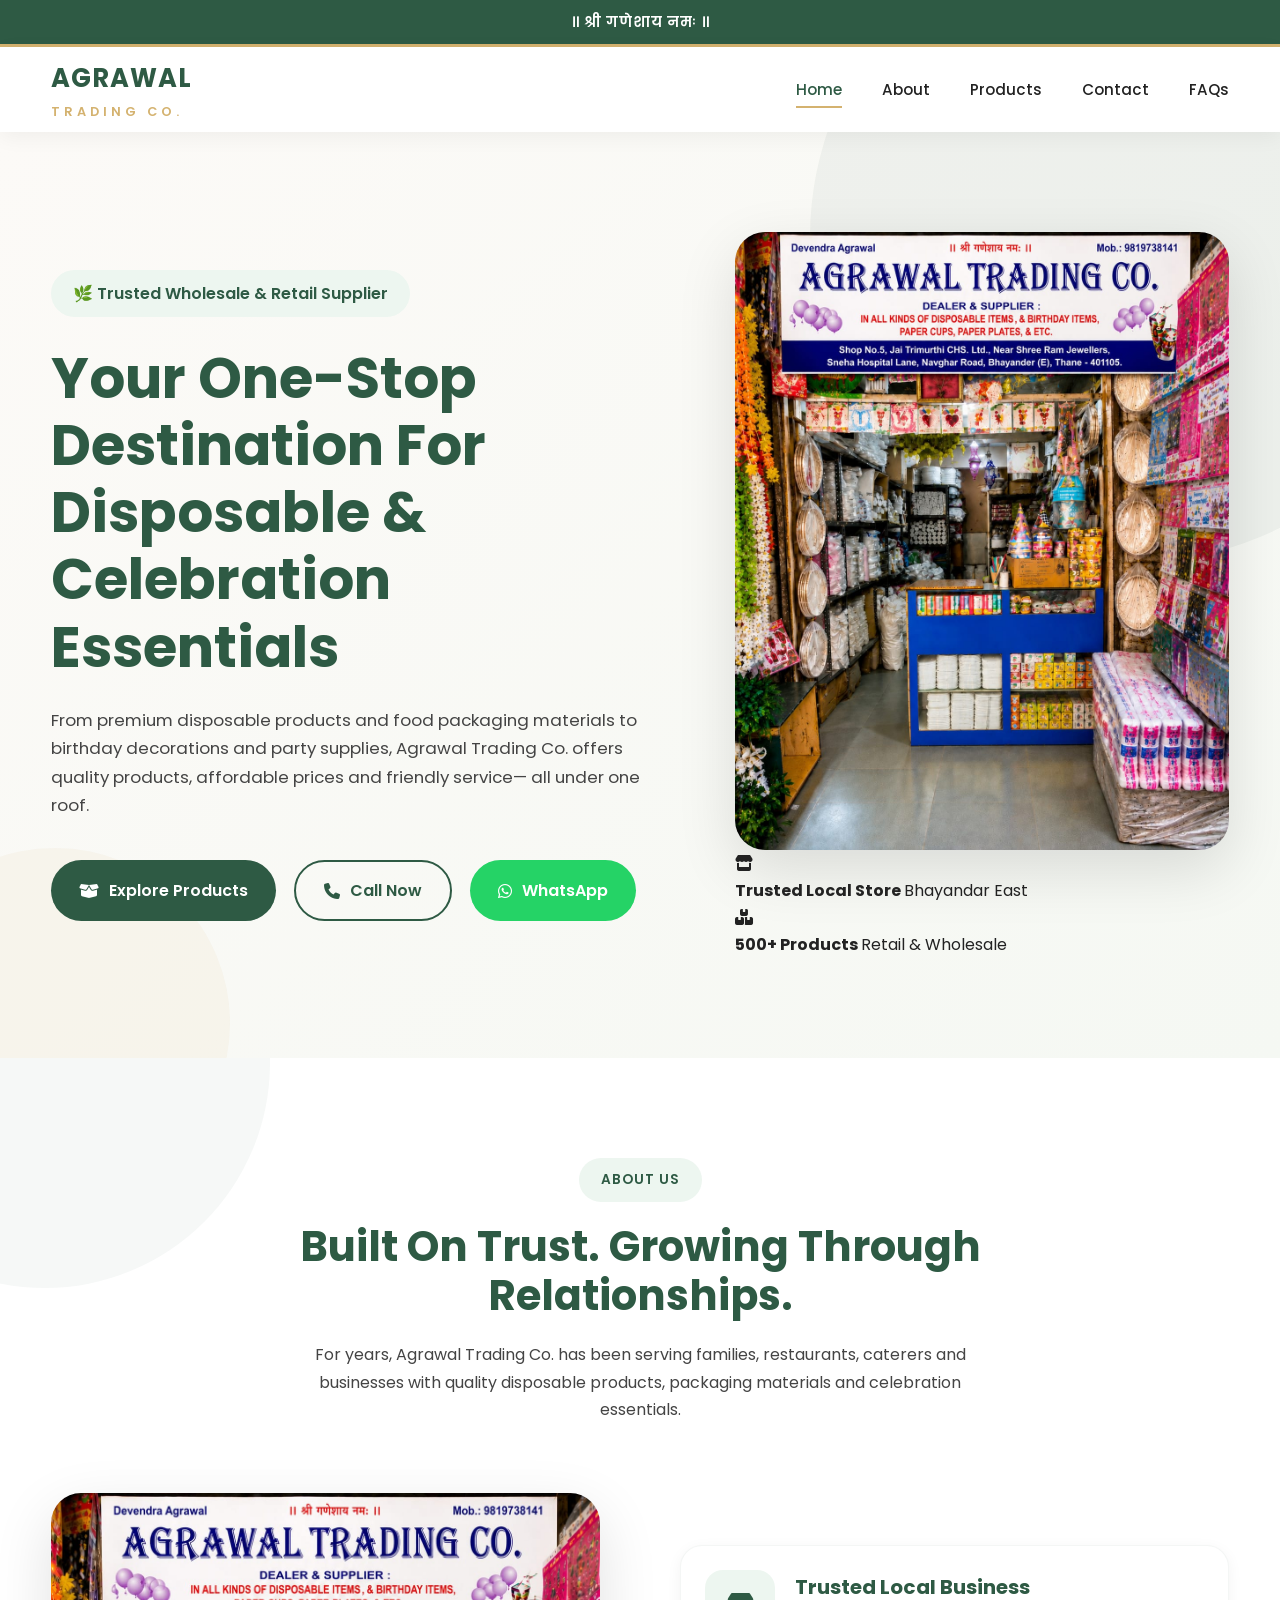
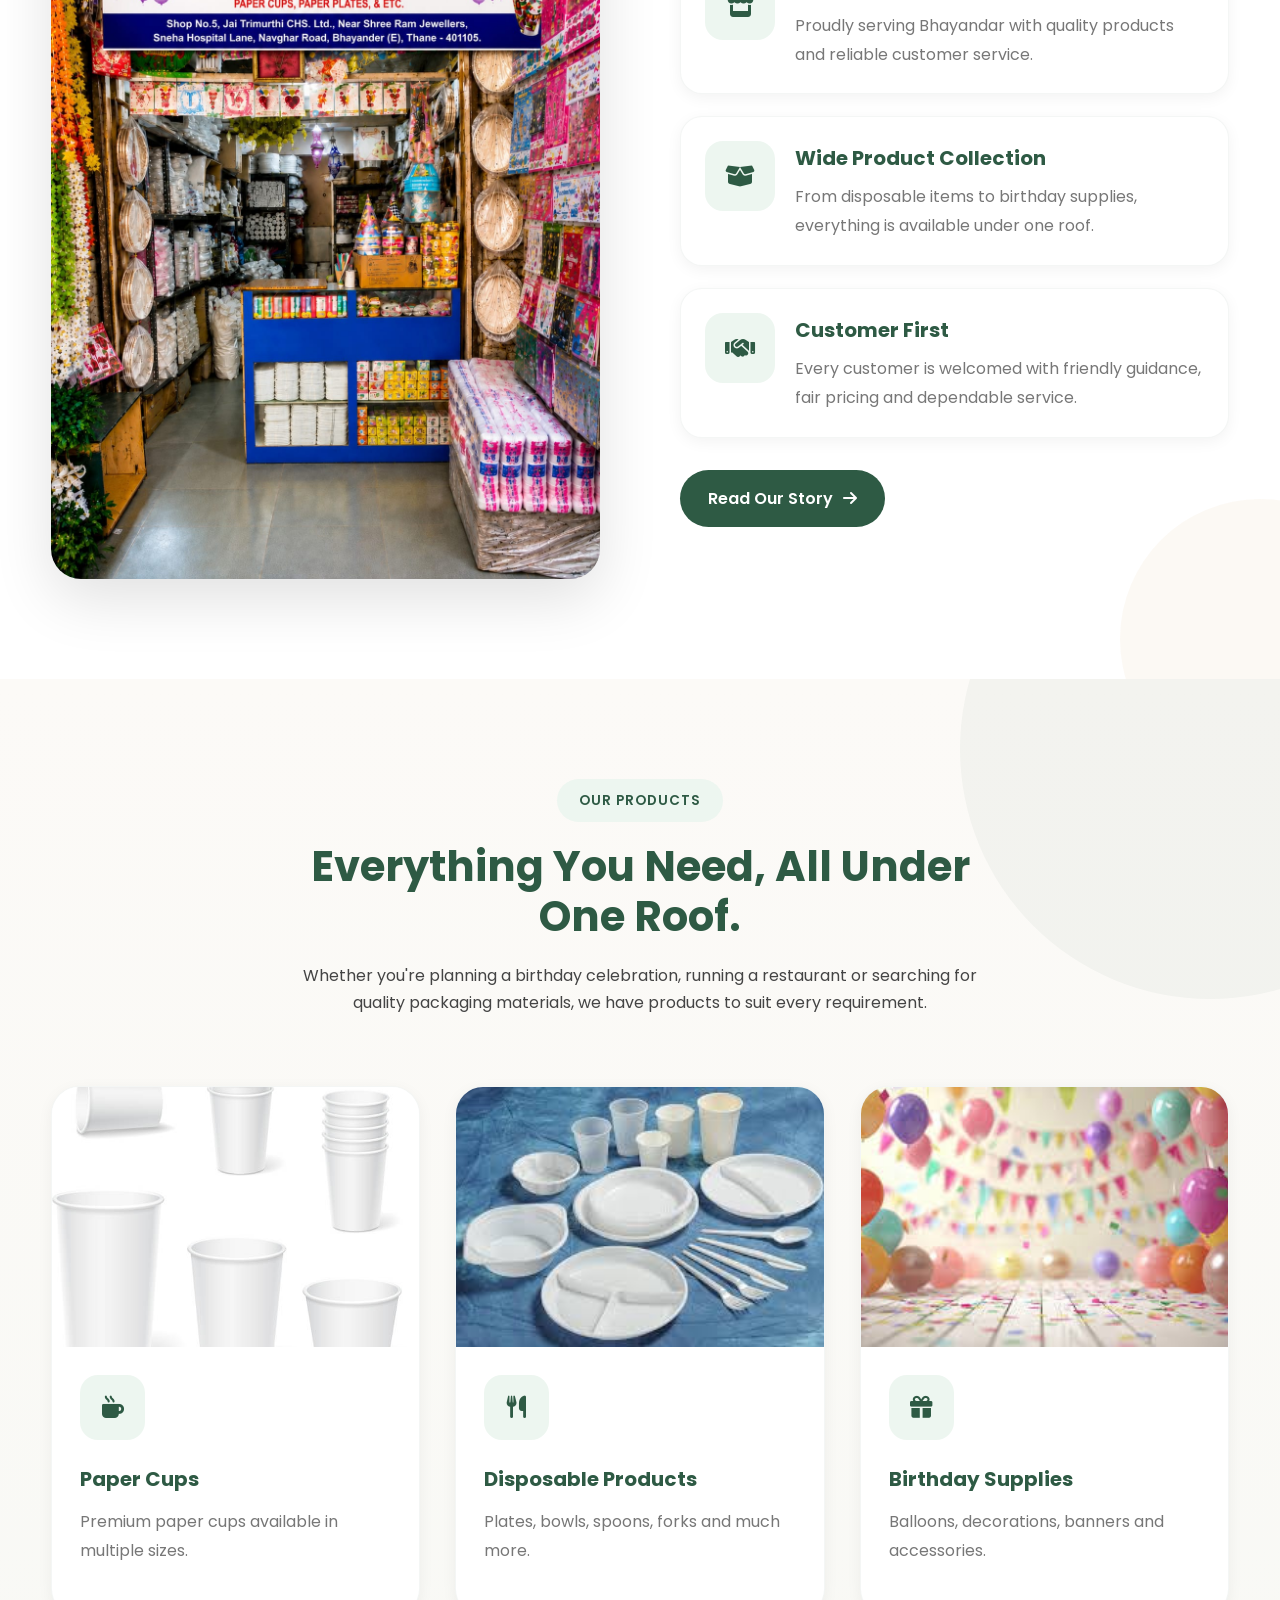
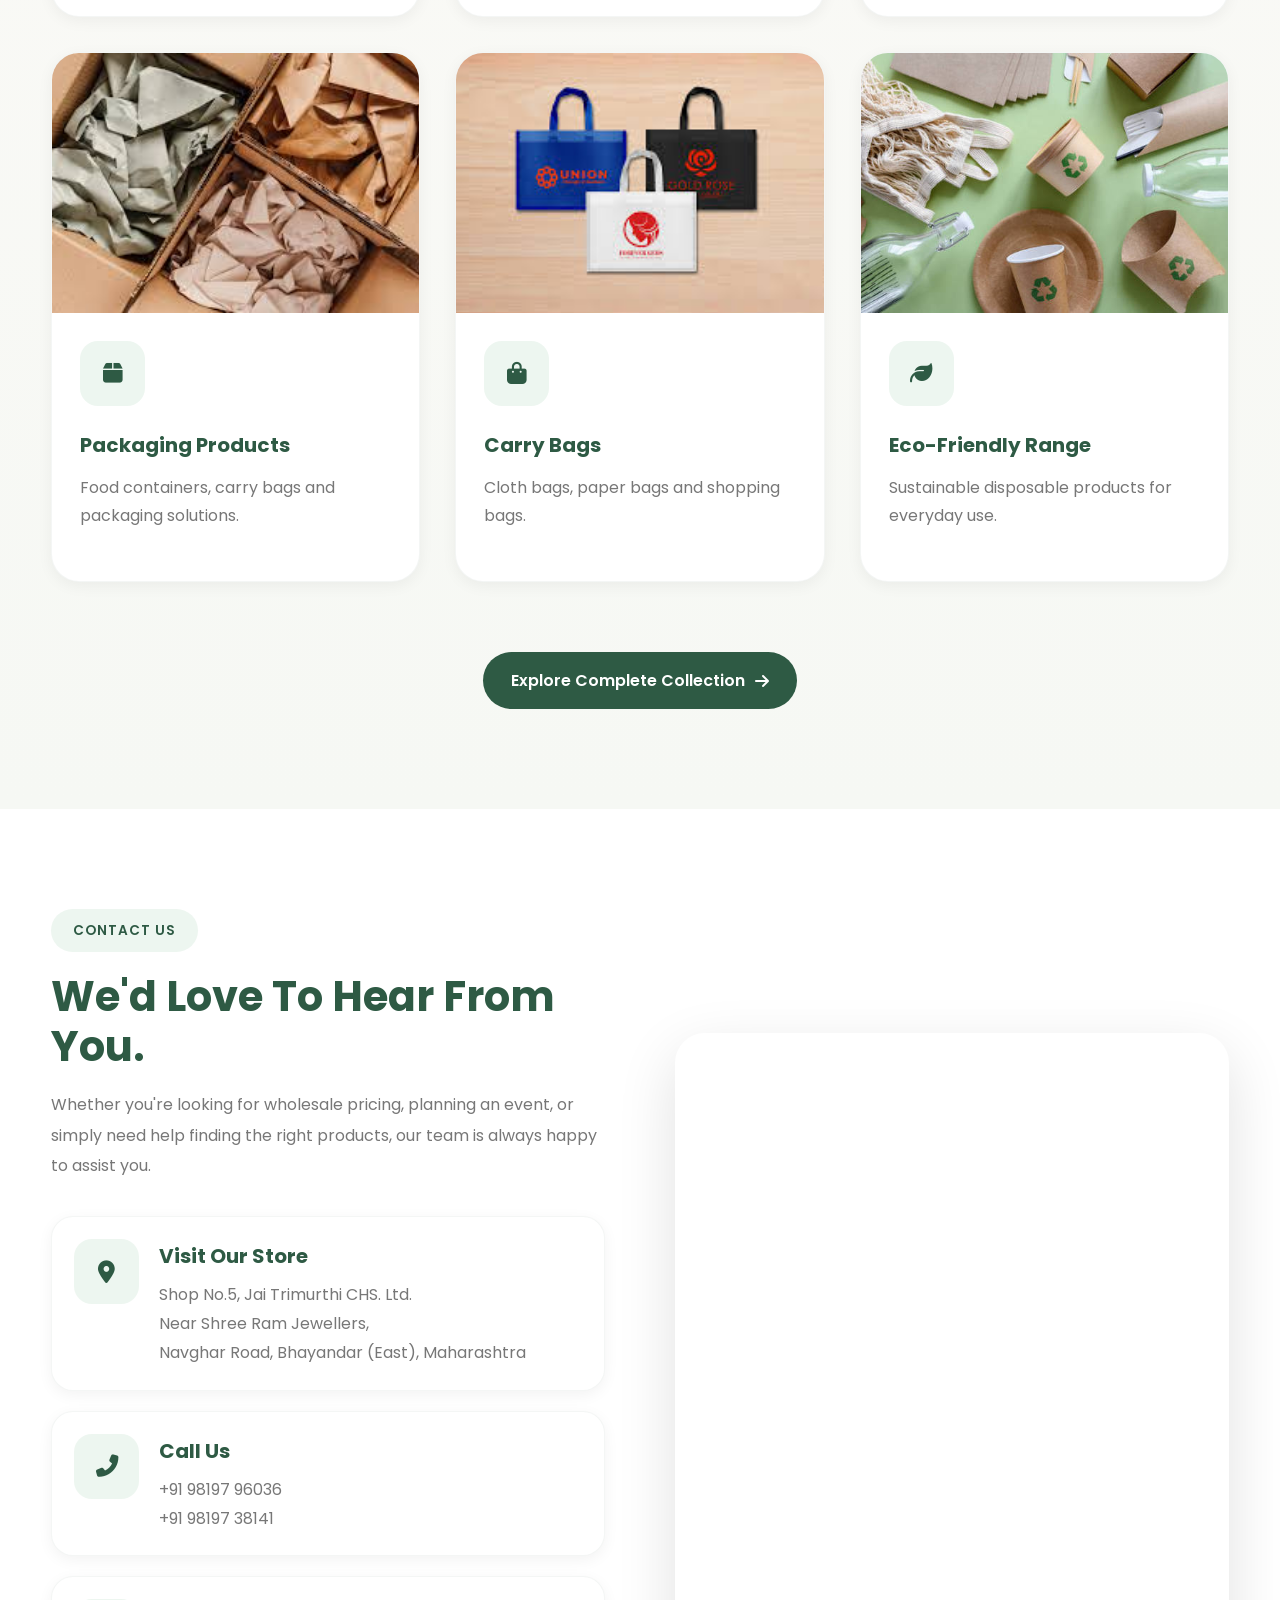
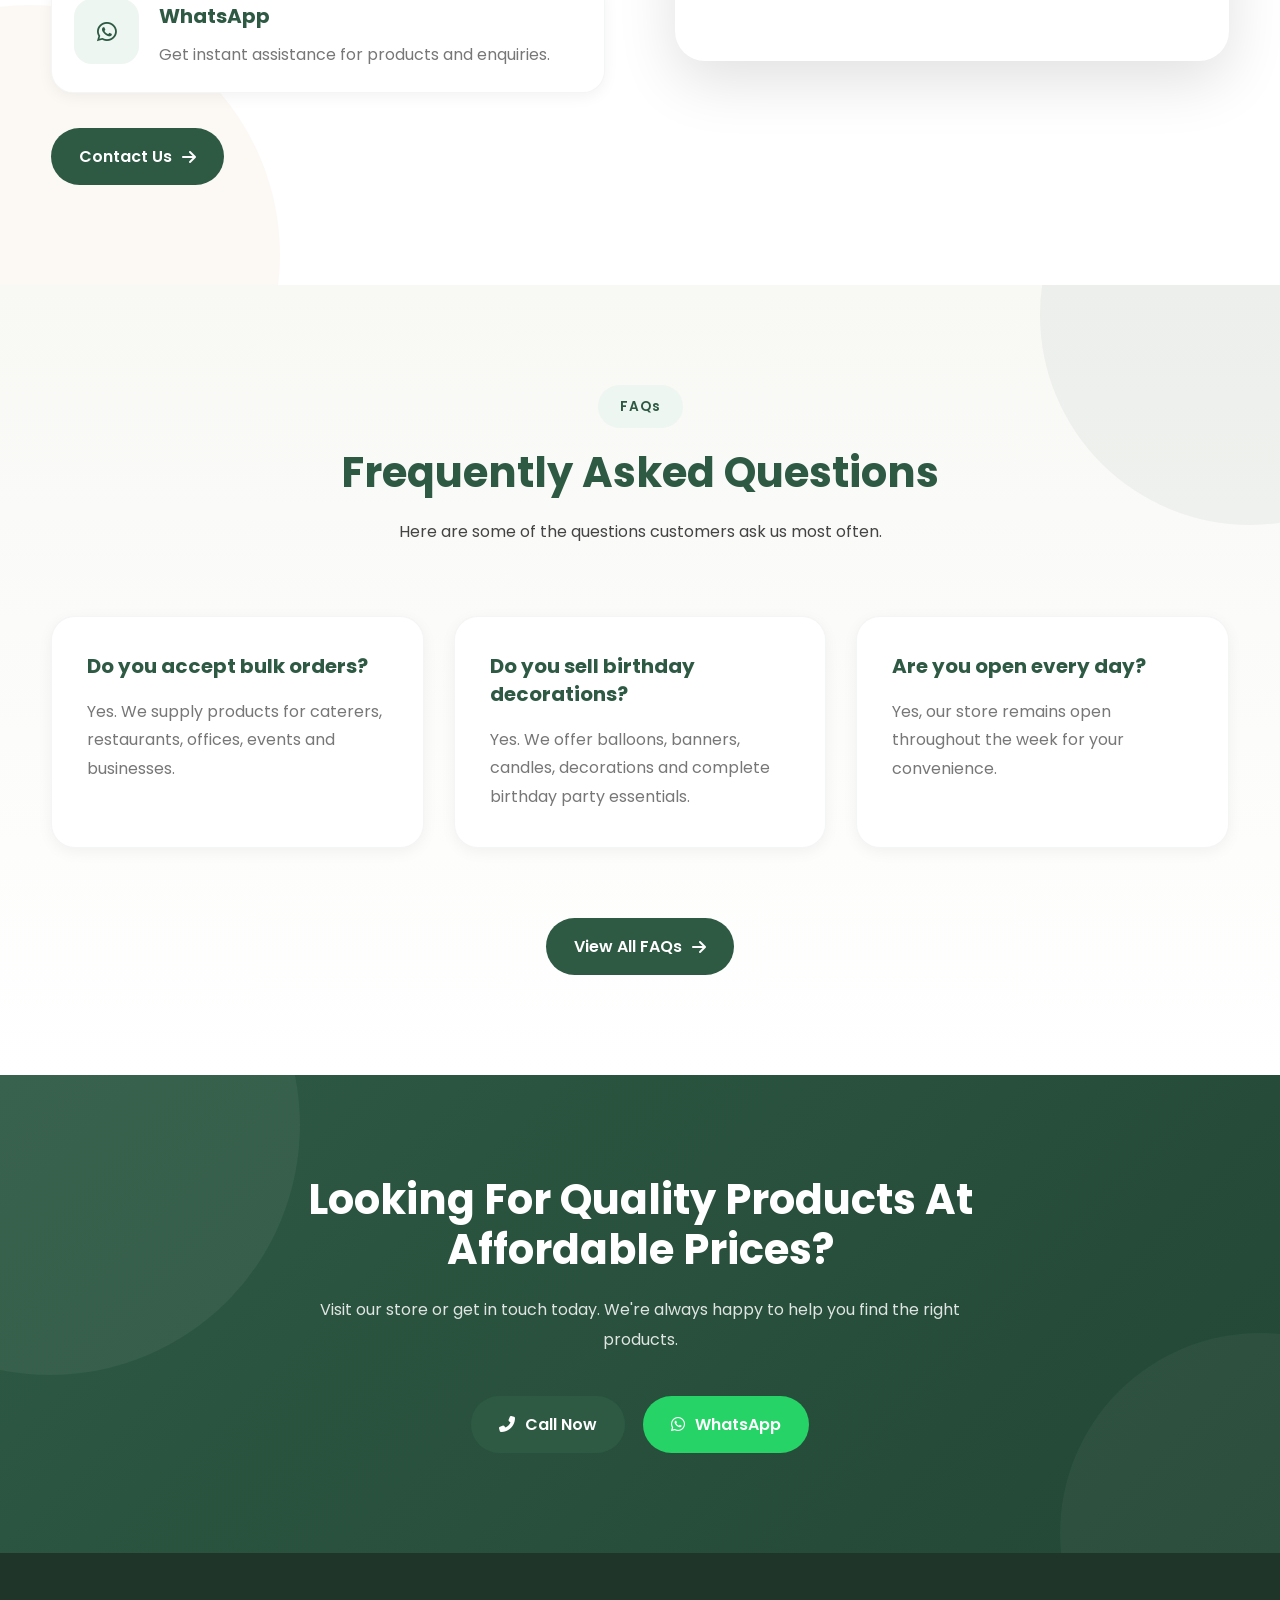
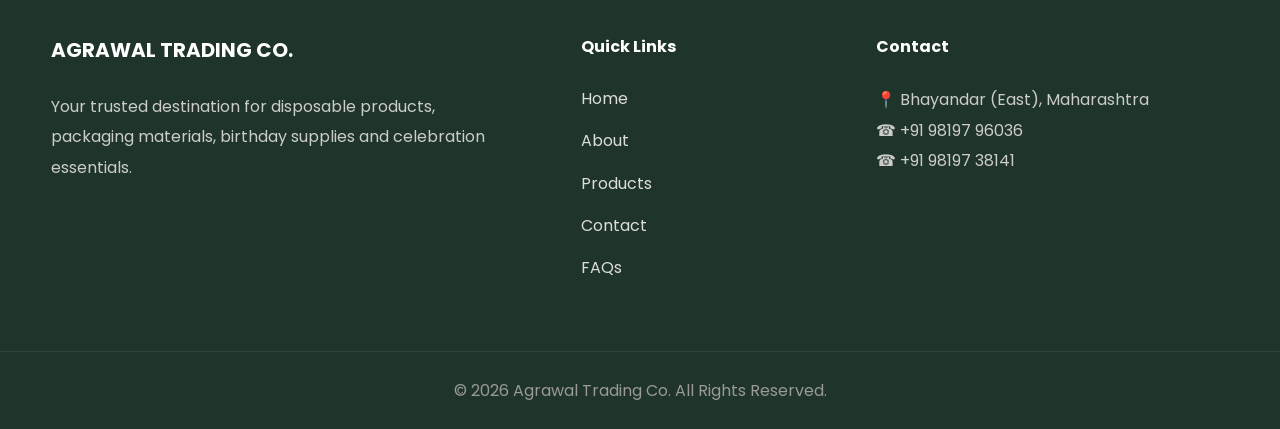
<file: index.html>
<!DOCTYPE html>
<html lang="en">

<head>

    <meta charset="UTF-8">
    <meta name="viewport" content="width=device-width, initial-scale=1.0">

    <title>Agrawal Trading Co. | Disposable, Packaging & Party Supplies</title>

    <meta name="description"
        content="Agrawal Trading Co. is your trusted destination for disposable products, packaging materials, birthday supplies, party decorations and wholesale essentials in Bhayandar.">

    <meta name="keywords"
        content="Disposable Items, Packaging Products, Birthday Supplies, Party Decorations, Paper Cups, Carry Bags, Bhayandar, Agrawal Trading Co">

    <link rel="preconnect" href="https://fonts.googleapis.com">

    <link rel="preconnect" href="https://fonts.gstatic.com" crossorigin>

    <link href="https://fonts.googleapis.com/css2?family=Poppins:wght@300;400;500;600;700;800&display=swap"
        rel="stylesheet">

    <link rel="stylesheet"
        href="https://cdnjs.cloudflare.com/ajax/libs/font-awesome/6.5.2/css/all.min.css">

    <link rel="stylesheet" href="css/style.css">

    <link rel="stylesheet" href="css/home.css">
    <link rel="stylesheet" href="css/home_about.css">
    <link rel="stylesheet" href="css/home_products.css">
    <link rel="stylesheet" href="css/home_contact.css">
    <link rel="stylesheet" href="css/home_faq.css">

</head>

<body>


    <!-- ===========================
            TOP BAR
    ============================ -->

    <div class="top-bar">

        ॥ श्री गणेशाय नमः ॥

    </div>



    <!-- ===========================
            HEADER
    ============================ -->

    <header class="header">

        <div class="container nav-container">

            <a href="index.html" class="logo">

                <div class="logo-text">

                    <span class="brand-title">
                        AGRAWAL
                    </span>

                    <span class="brand-subtitle">
                        TRADING CO.
                    </span>

                </div>

            </a>



            <nav class="navbar">

                <ul>

                    <li>

                        <a href="index.html" class="active">
                            Home
                        </a>

                    </li>

                    <li>

                        <a href="about.html">
                            About
                        </a>

                    </li>

                    <li>

                        <a href="products.html">
                            Products
                        </a>

                    </li>

                    <li>

                        <a href="contact.html">
                            Contact
                        </a>

                    </li>

                    <li>

                        <a href="faq.html">
                            FAQs
                        </a>

                    </li>

                </ul>

            </nav>



            <div class="mobile-menu">

                <i class="fas fa-bars"></i>

            </div>

        </div>

    </header>



    <!-- ===========================
            HERO SECTION
    ============================ -->

    <section class="hero">

        <div class="container hero-container">

            <!-- LEFT -->

            <div class="hero-content">

                <span class="hero-badge">

                    🌿 Trusted Wholesale & Retail Supplier

                </span>

                <h1>

                    Your One-Stop Destination
                    For Disposable &
                    Celebration Essentials

                </h1>

                <p>

                    From premium disposable products and food packaging materials
                    to birthday decorations and party supplies,
                    Agrawal Trading Co. offers quality products,
                    affordable prices and friendly service—
                    all under one roof.

                </p>

                <div class="hero-buttons">

                    <a href="products.html" class="btn btn-primary">

                        <i class="fas fa-box-open"></i>

                        Explore Products

                    </a>

                    <a href="tel:+919819796036"
                        class="btn btn-secondary">

                        <i class="fas fa-phone"></i>

                        Call Now

                    </a>

                    <a href="https://wa.me/919819796036"
                        target="_blank"
                        class="btn btn-whatsapp">

                        <i class="fab fa-whatsapp"></i>

                        WhatsApp

                    </a>

                </div>

            </div>



            <!-- RIGHT -->

            <div class="hero-image">

                <img src="images/store.jpeg"
                    alt="Agrawal Trading Co.">

                <div class="floating-card card-one">

                    <i class="fas fa-store"></i>

                    <div>

                        <strong>

                            Trusted Local Store

                        </strong>

                        <span>

                            Bhayandar East

                        </span>

                    </div>

                </div>

                <div class="floating-card card-two">

                    <i class="fas fa-boxes-stacked"></i>

                    <div>

                        <strong>

                            500+ Products

                        </strong>

                        <span>

                            Retail & Wholesale

                        </span>

                    </div>

                </div>

            </div>

        </div>

    </section>



    <!-- ABOUT PREVIEW STARTS HERE -->
    <!-- ==========================================
                ABOUT PREVIEW
=========================================== -->

<section class="home-about">

    <div class="container">

        <div class="section-heading">

            <span class="section-tag">

                ABOUT US

            </span>

            <h2>

                Built On Trust.
                Growing Through Relationships.

            </h2>

            <p>

                For years, Agrawal Trading Co. has been serving families,
                restaurants, caterers and businesses with quality disposable
                products, packaging materials and celebration essentials.

            </p>

        </div>



        <div class="about-preview-grid">

            <!-- LEFT -->

            <div class="about-preview-image">

                <img
                src="images/store.jpeg"
                alt="Agrawal Trading Co.">

            </div>



            <!-- RIGHT -->

            <div class="about-preview-content">

                <div class="about-feature-card">

                    <div class="feature-icon">

                        <i class="fas fa-store"></i>

                    </div>

                    <div>

                        <h3>

                            Trusted Local Business

                        </h3>

                        <p>

                            Proudly serving Bhayandar with quality
                            products and reliable customer service.

                        </p>

                    </div>

                </div>



                <div class="about-feature-card">

                    <div class="feature-icon">

                        <i class="fas fa-box-open"></i>

                    </div>

                    <div>

                        <h3>

                            Wide Product Collection

                        </h3>

                        <p>

                            From disposable items to birthday supplies,
                            everything is available under one roof.

                        </p>

                    </div>

                </div>



                <div class="about-feature-card">

                    <div class="feature-icon">

                        <i class="fas fa-handshake"></i>

                    </div>

                    <div>

                        <h3>

                            Customer First

                        </h3>

                        <p>

                            Every customer is welcomed with friendly
                            guidance, fair pricing and dependable service.

                        </p>

                    </div>

                </div>



                <a
                href="about.html"
                class="btn btn-primary about-btn">

                    Read Our Story

                    <i class="fas fa-arrow-right"></i>

                </a>

            </div>

        </div>

    </div>

</section>
<!-- ==========================================
                PRODUCTS PREVIEW
=========================================== -->

<section class="home-products">

    <div class="container">

        <div class="section-heading">

            <span class="section-tag">

                OUR PRODUCTS

            </span>

            <h2>

                Everything You Need,
                All Under One Roof.

            </h2>

            <p>

                Whether you're planning a birthday celebration,
                running a restaurant or searching for quality
                packaging materials, we have products to suit
                every requirement.

            </p>

        </div>



        <div class="product-category-grid">

            <!-- Card -->

            <a href="products.html" class="category-card">

                <img src="images/paper-cups.jpg"
                     alt="Paper Cups">

                <div class="category-content">

                    <i class="fas fa-mug-hot"></i>

                    <h3>

                        Paper Cups

                    </h3>

                    <p>

                        Premium paper cups available
                        in multiple sizes.

                    </p>

                </div>

            </a>



            <a href="products.html" class="category-card">

                <img src="images/disposable.jpg"
                     alt="Disposable Products">

                <div class="category-content">

                    <i class="fas fa-utensils"></i>

                    <h3>

                        Disposable Products

                    </h3>

                    <p>

                        Plates, bowls, spoons,
                        forks and much more.

                    </p>

                </div>

            </a>



            <a href="products.html" class="category-card">

                <img src="images/birthday.jpg"
                     alt="Birthday Supplies">

                <div class="category-content">

                    <i class="fas fa-gift"></i>

                    <h3>

                        Birthday Supplies

                    </h3>

                    <p>

                        Balloons, decorations,
                        banners and accessories.

                    </p>

                </div>

            </a>



            <a href="products.html" class="category-card">

                <img src="images/packaging.jpg"
                     alt="Packaging">

                <div class="category-content">

                    <i class="fas fa-box"></i>

                    <h3>

                        Packaging Products

                    </h3>

                    <p>

                        Food containers,
                        carry bags and packaging solutions.

                    </p>

                </div>

            </a>



            <a href="products.html" class="category-card">

                <img src="images/carry-bag.jpg"
                     alt="Carry Bags">

                <div class="category-content">

                    <i class="fas fa-shopping-bag"></i>

                    <h3>

                        Carry Bags

                    </h3>

                    <p>

                        Cloth bags,
                        paper bags and shopping bags.

                    </p>

                </div>

            </a>



            <a href="products.html" class="category-card">

                <img src="images/eco.jpg"
                     alt="Eco Friendly">

                <div class="category-content">

                    <i class="fas fa-leaf"></i>

                    <h3>

                        Eco-Friendly Range

                    </h3>

                    <p>

                        Sustainable disposable
                        products for everyday use.

                    </p>

                </div>

            </a>

        </div>



        <div class="section-button">

            <a href="products.html"
               class="btn btn-primary">

                Explore Complete Collection

                <i class="fas fa-arrow-right"></i>

            </a>

        </div>

    </div>

</section>
<!-- ==========================================
                CONTACT PREVIEW
=========================================== -->

<section class="home-contact">

    <div class="container">

        <div class="contact-preview-grid">

            <!-- LEFT -->

            <div class="contact-preview-content">

                <span class="section-tag">

                    CONTACT US

                </span>

                <h2>

                    We'd Love To
                    Hear From You.

                </h2>

                <p>

                    Whether you're looking for wholesale pricing,
                    planning an event, or simply need help finding
                    the right products, our team is always happy to
                    assist you.

                </p>



                <div class="contact-info-card">

                    <div class="contact-icon">

                        <i class="fas fa-map-marker-alt"></i>

                    </div>

                    <div>

                        <h3>Visit Our Store</h3>

                        <p>

                            Shop No.5, Jai Trimurthi CHS. Ltd.<br>

                            Near Shree Ram Jewellers,<br>

                            Navghar Road,

                            Bhayandar (East), Maharashtra

                        </p>

                    </div>

                </div>



                <div class="contact-info-card">

                    <div class="contact-icon">

                        <i class="fas fa-phone-alt"></i>

                    </div>

                    <div>

                        <h3>Call Us</h3>

                        <p>

                            +91 98197 96036<br>

                            +91 98197 38141

                        </p>

                    </div>

                </div>



                <div class="contact-info-card">

                    <div class="contact-icon">

                        <i class="fab fa-whatsapp"></i>

                    </div>

                    <div>

                        <h3>WhatsApp</h3>

                        <p>

                            Get instant assistance
                            for products and enquiries.

                        </p>

                    </div>

                </div>



                <div class="contact-buttons">

                    <a href="contact.html"
                        class="btn btn-primary">

                        Contact Us

                        <i class="fas fa-arrow-right"></i>

                    </a>

                </div>

            </div>



            <!-- RIGHT -->

            <div class="contact-map">

                <iframe
                    src="https://maps.google.com/maps?q=19.3069056,72.859648&t=k&z=18&output=embed"
                    loading="lazy">
                </iframe>

            </div>

        </div>

    </div>

</section>
<!-- ==========================================
                FAQ PREVIEW
=========================================== -->

<section class="home-faq">

    <div class="container">

        <div class="section-heading">

            <span class="section-tag">

                FAQs

            </span>

            <h2>

                Frequently Asked Questions

            </h2>

            <p>

                Here are some of the questions customers
                ask us most often.

            </p>

        </div>


        <div class="faq-preview-container">

            <div class="faq-preview-card">

                <h3>

                    Do you accept bulk orders?

                </h3>

                <p>

                    Yes. We supply products for caterers,
                    restaurants, offices, events and businesses.

                </p>

            </div>


            <div class="faq-preview-card">

                <h3>

                    Do you sell birthday decorations?

                </h3>

                <p>

                    Yes. We offer balloons, banners,
                    candles, decorations and complete
                    birthday party essentials.

                </p>

            </div>


            <div class="faq-preview-card">

                <h3>

                    Are you open every day?

                </h3>

                <p>

                    Yes, our store remains open throughout
                    the week for your convenience.

                </p>

            </div>

        </div>


        <div class="section-button">

            <a href="faq.html"
               class="btn btn-primary">

                View All FAQs

                <i class="fas fa-arrow-right"></i>

            </a>

        </div>

    </div>

</section>



<!-- ==========================================
                CTA
=========================================== -->

<section class="cta-section">

    <div class="container">

        <h2>

            Looking For Quality Products
            At Affordable Prices?

        </h2>

        <p>

            Visit our store or get in touch today.
            We're always happy to help you find
            the right products.

        </p>

        <div class="hero-buttons">

            <a href="tel:+919819796036"
               class="btn btn-primary">

                <i class="fas fa-phone-alt"></i>

                Call Now

            </a>


            <a href="https://wa.me/919819796036"
               target="_blank"
               class="btn btn-whatsapp">

                <i class="fab fa-whatsapp"></i>

                WhatsApp

            </a>

        </div>

    </div>

</section>



<!-- ==========================================
                FOOTER
=========================================== -->

<footer>

    <div class="container footer-grid">

        <div class="footer-column">

            <h3>

                AGRAWAL TRADING CO.

            </h3>

            <p>

                Your trusted destination for disposable
                products, packaging materials,
                birthday supplies and celebration essentials.

            </p>

        </div>



        <div class="footer-column">

            <h4>

                Quick Links

            </h4>

            <ul>

                <li>

                    <a href="index.html">

                        Home

                    </a>

                </li>

                <li>

                    <a href="about.html">

                        About

                    </a>

                </li>

                <li>

                    <a href="products.html">

                        Products

                    </a>

                </li>

                <li>

                    <a href="contact.html">

                        Contact

                    </a>

                </li>

                <li>

                    <a href="faq.html">

                        FAQs

                    </a>

                </li>

            </ul>

        </div>



        <div class="footer-column">

            <h4>

                Contact

            </h4>

            <p>

                📍 Bhayandar (East), Maharashtra

            </p>

            <p>

                ☎ +91 98197 96036

            </p>

            <p>

                ☎ +91 98197 38141

            </p>

        </div>

    </div>



    <div class="footer-bottom">

        © 2026 Agrawal Trading Co.
        All Rights Reserved.

    </div>

</footer>



<script src="js/main.js"></script>



</body>

</html>
</file>
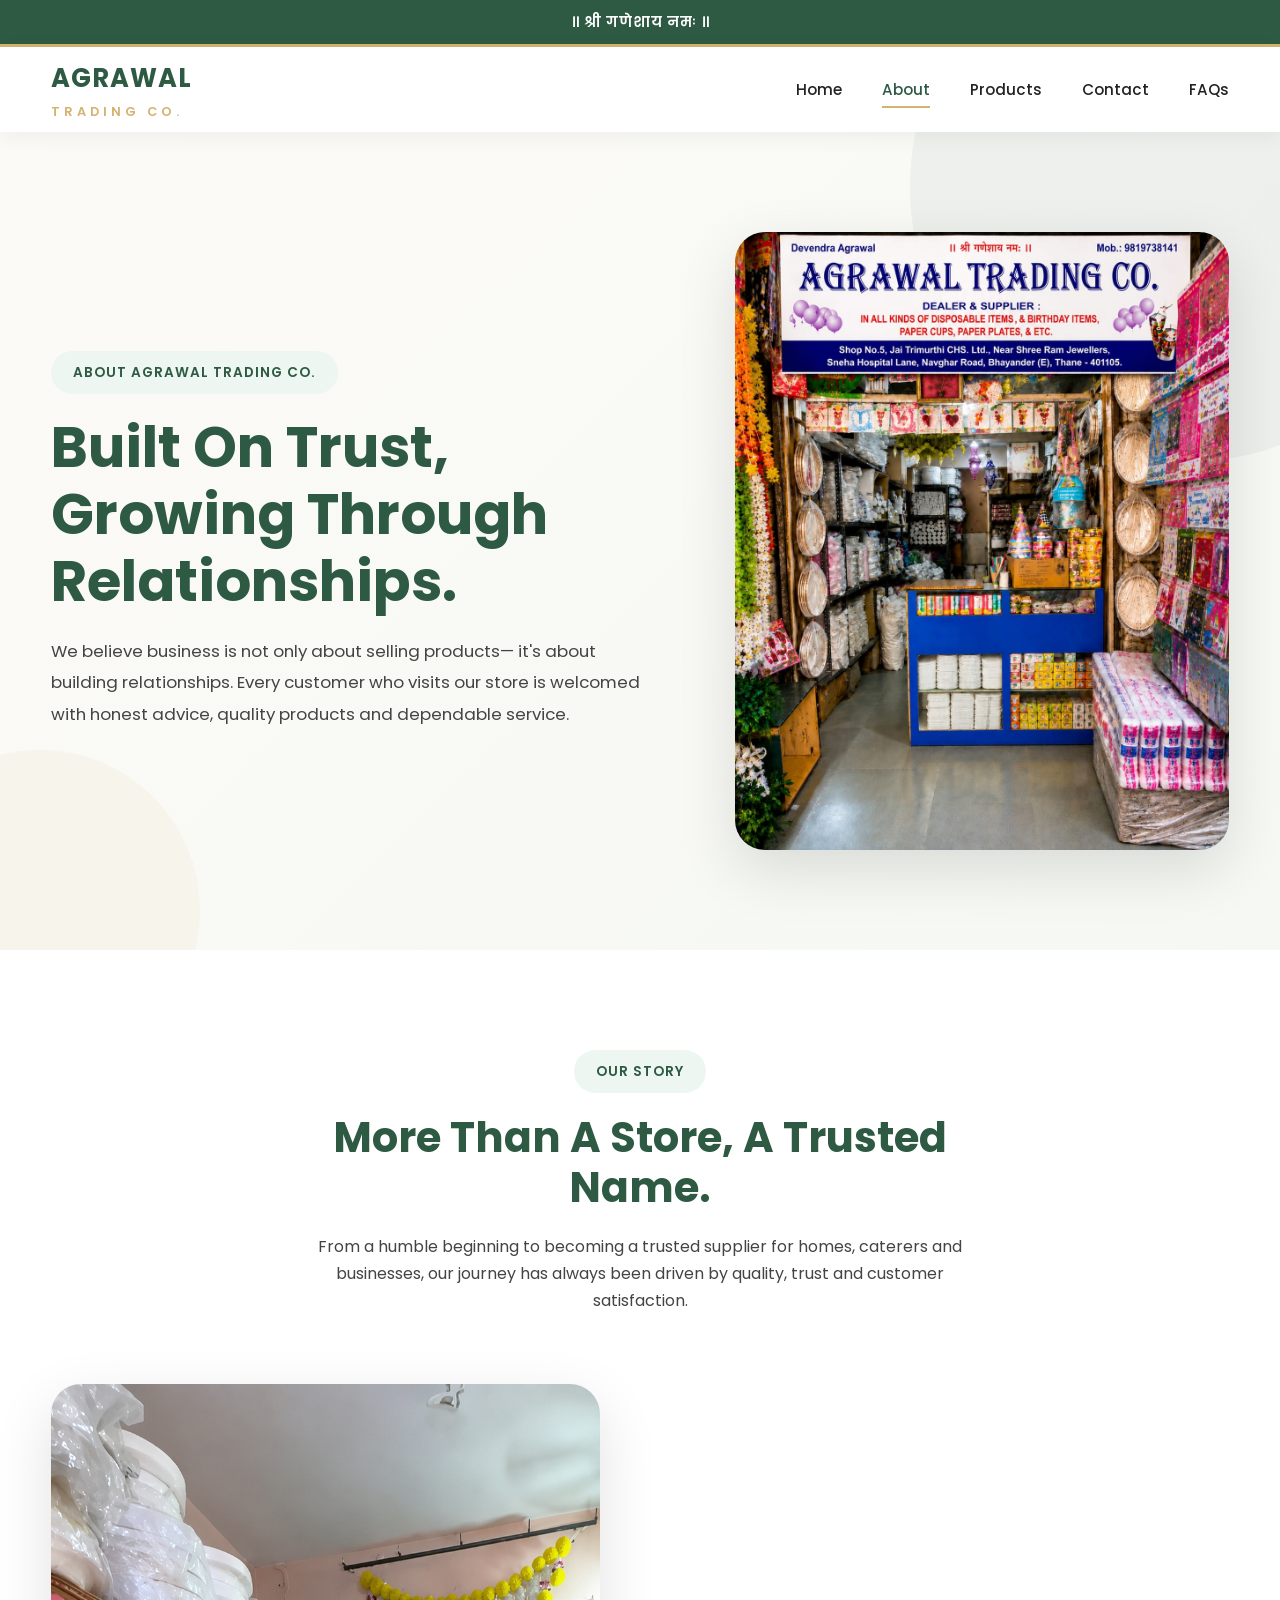
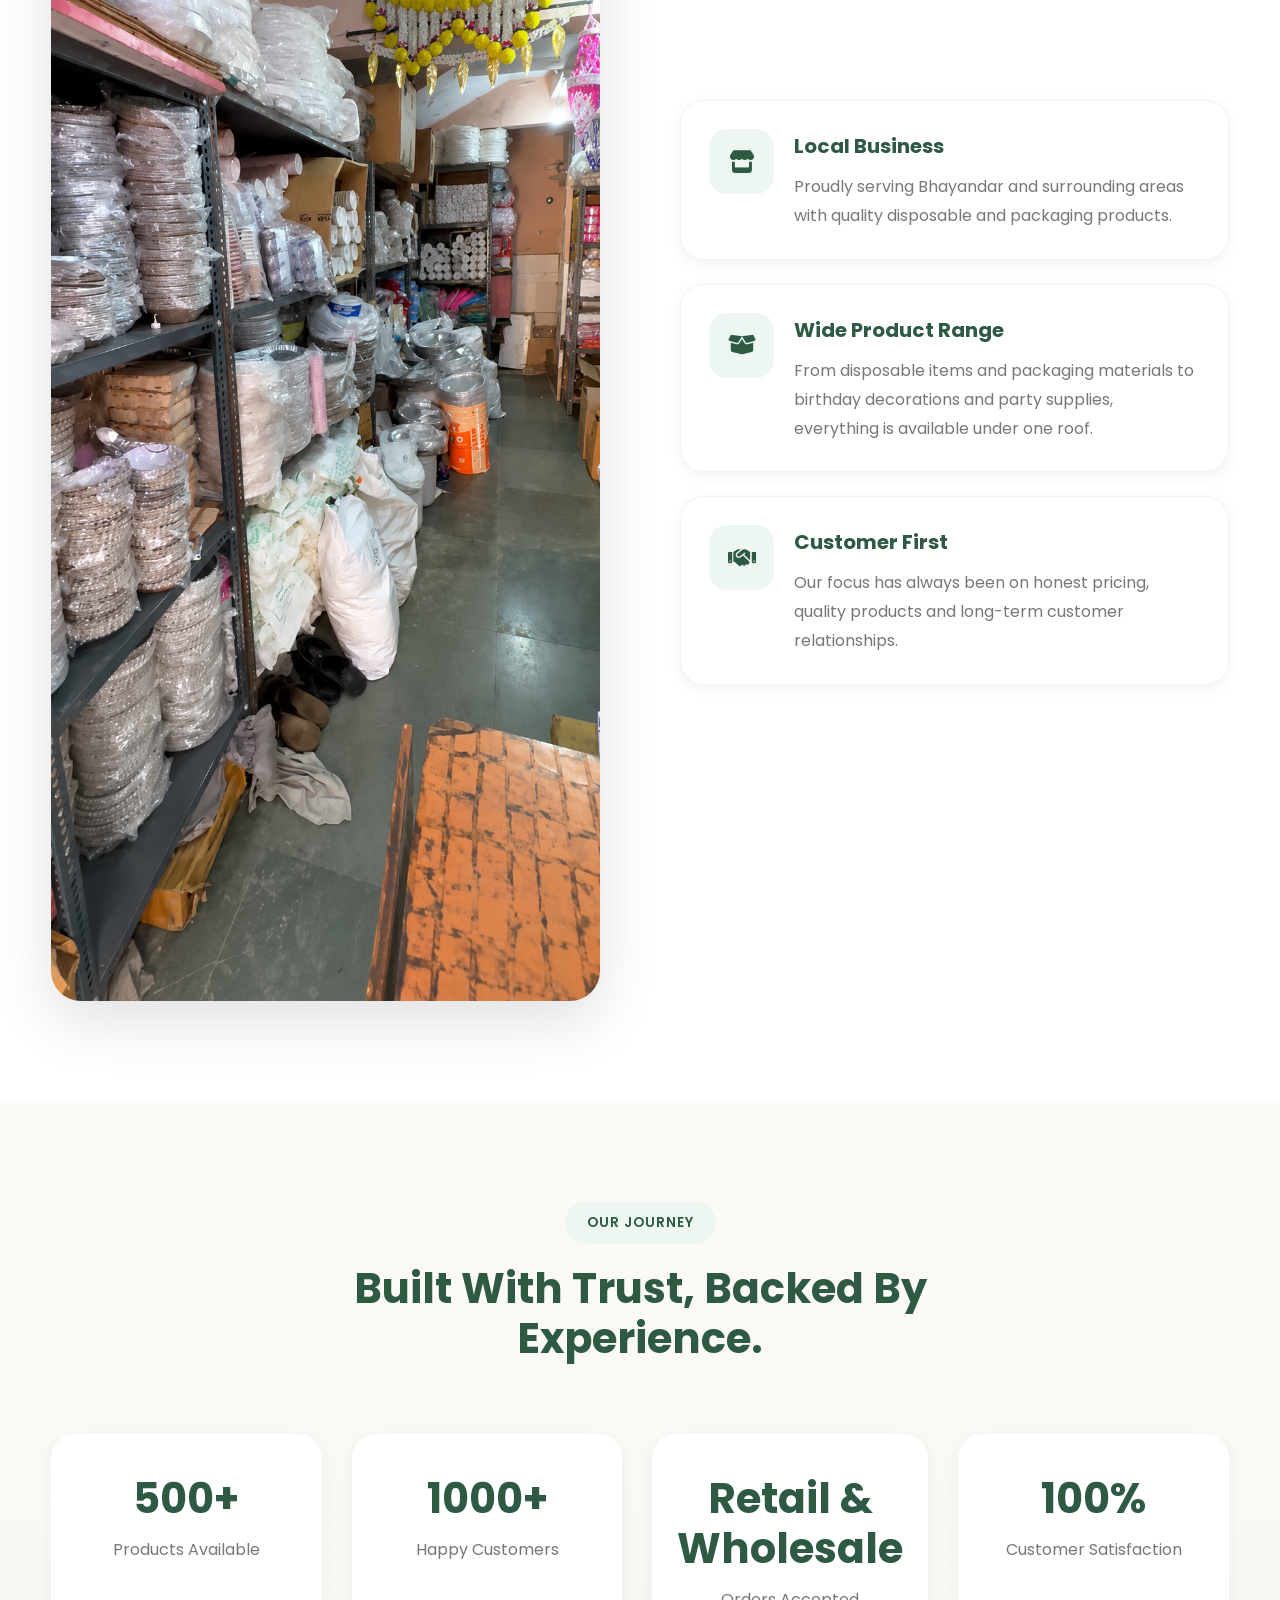
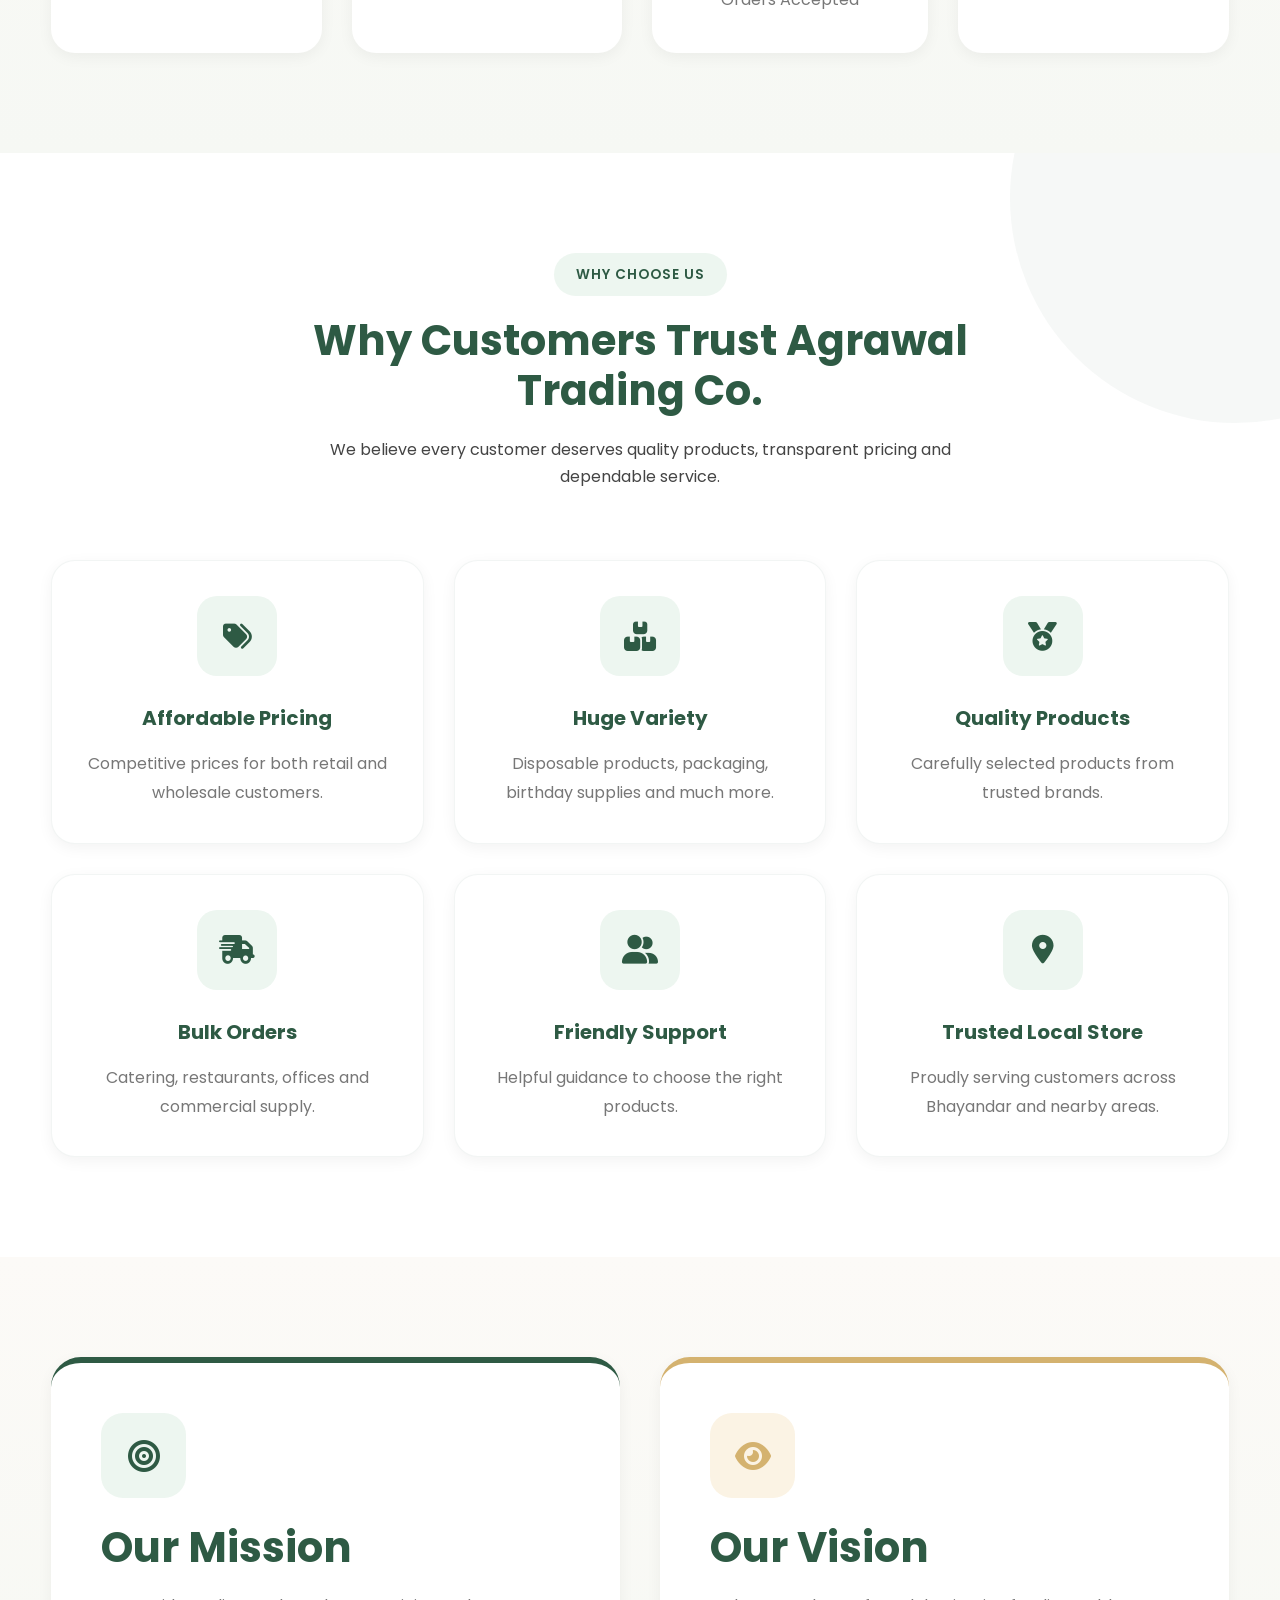
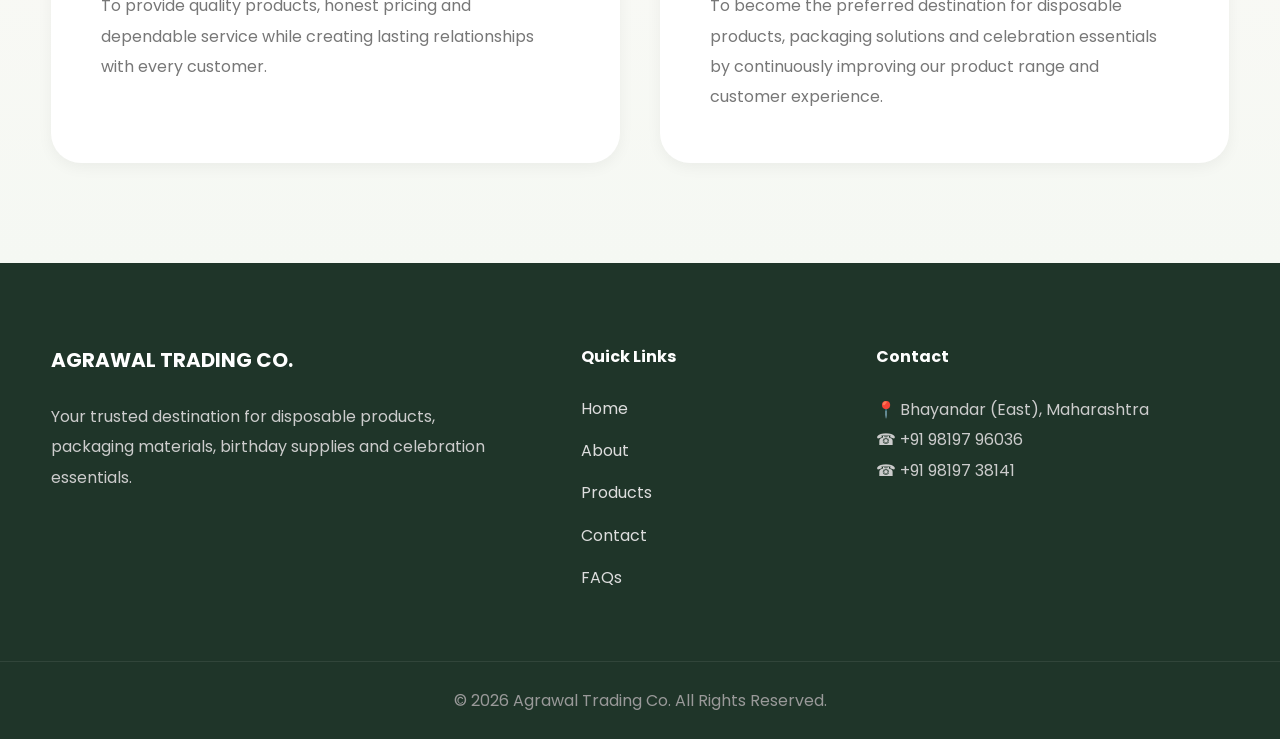
<file: about.html>
<!DOCTYPE html>
<html lang="en">

<head>

    <meta charset="UTF-8">
    <meta name="viewport" content="width=device-width, initial-scale=1.0">

    <title>About Us | Agrawal Trading Co.</title>

    <meta name="description"
        content="Learn more about Agrawal Trading Co., your trusted destination for disposable products, packaging materials and celebration essentials.">

    <link rel="preconnect" href="https://fonts.googleapis.com">

    <link rel="preconnect" href="https://fonts.gstatic.com" crossorigin>

    <link href="https://fonts.googleapis.com/css2?family=Poppins:wght@300;400;500;600;700;800&display=swap"
        rel="stylesheet">

    <link rel="stylesheet"
        href="https://cdnjs.cloudflare.com/ajax/libs/font-awesome/6.5.2/css/all.min.css">

    <link rel="stylesheet" href="css/style.css">

    <link rel="stylesheet" href="css/about.css">

</head>

<body>

    <!-- Top Bar -->

    <div class="top-bar">

        ॥ श्री गणेशाय नमः ॥

    </div>

    <!-- Header -->

    <header class="header">

        <div class="container nav-container">

            <a href="index.html" class="logo">

                <div class="logo-text">

                    <span class="brand-title">

                        AGRAWAL

                    </span>

                    <span class="brand-subtitle">

                        TRADING CO.

                    </span>

                </div>

            </a>

            <nav class="navbar">

                <ul>

                    <li><a href="index.html">Home</a></li>

                    <li><a href="about.html" class="active">About</a></li>

                    <li><a href="products.html">Products</a></li>

                    <li><a href="contact.html">Contact</a></li>

                    <li><a href="faq.html">FAQs</a></li>

                </ul>

            </nav>

            <div class="mobile-menu">

                <i class="fas fa-bars"></i>

            </div>

        </div>

    </header>



    <!-- ======================================
                HERO
    ======================================= -->

    <section class="about-hero">

        <div class="container about-hero-grid">

            <div class="about-hero-content">

                <span class="section-tag">

                    ABOUT AGRAWAL TRADING CO.

                </span>

                <h1>

                    Built On Trust,
                    Growing Through Relationships.

                </h1>

                <p>

                    We believe business is not only about selling products—
                    it's about building relationships. Every customer who
                    visits our store is welcomed with honest advice,
                    quality products and dependable service.

                </p>

            </div>

            <div class="about-hero-image">

                <img src="images/store.jpeg"
                    alt="Agrawal Trading Co.">

            </div>

        </div>

    </section>



    <!-- ======================================
                OUR STORY
    ======================================= -->

    <section class="our-story">

        <div class="container">

            <div class="section-heading">

                <span class="section-tag">

                    OUR STORY

                </span>

                <h2>

                    More Than A Store,
                    A Trusted Name.

                </h2>

                <p>

                    From a humble beginning to becoming a trusted supplier
                    for homes, caterers and businesses, our journey has
                    always been driven by quality, trust and customer satisfaction.

                </p>

            </div>



            <div class="story-grid">

                <div class="story-image">

                    <img src="images/store-interior.jpg"
                        alt="Store Interior">

                </div>

                <div class="story-content">

                    <div class="story-card">

                        <i class="fas fa-store"></i>

                        <div>

                            <h3>

                                Local Business

                            </h3>

                            <p>

                                Proudly serving Bhayandar and surrounding
                                areas with quality disposable and packaging
                                products.

                            </p>

                        </div>

                    </div>



                    <div class="story-card">

                        <i class="fas fa-box-open"></i>

                        <div>

                            <h3>

                                Wide Product Range

                            </h3>

                            <p>

                                From disposable items and packaging materials
                                to birthday decorations and party supplies,
                                everything is available under one roof.

                            </p>

                        </div>

                    </div>



                    <div class="story-card">

                        <i class="fas fa-handshake"></i>

                        <div>

                            <h3>

                                Customer First

                            </h3>

                            <p>

                                Our focus has always been on honest pricing,
                                quality products and long-term customer
                                relationships.

                            </p>

                        </div>

                    </div>

                </div>

            </div>

        </div>

    </section>
        <!-- ======================================
                STATISTICS
    ======================================= -->

    <section class="about-stats">

        <div class="container">

            <div class="section-heading">

                <span class="section-tag">

                    OUR JOURNEY

                </span>

                <h2>

                    Built With Trust,
                    Backed By Experience.

                </h2>

            </div>

            <div class="stats-grid">

                <div class="stat-box">

                    <h2>500+</h2>

                    <p>Products Available</p>

                </div>

                <div class="stat-box">

                    <h2>1000+</h2>

                    <p>Happy Customers</p>

                </div>

                <div class="stat-box">

                    <h2>Retail & Wholesale</h2>

                    <p>Orders Accepted</p>

                </div>

                <div class="stat-box">

                    <h2>100%</h2>

                    <p>Customer Satisfaction</p>

                </div>

            </div>

        </div>

    </section>



    <!-- ======================================
                WHY CHOOSE US
    ======================================= -->

    <section class="why-choose">

        <div class="container">

            <div class="section-heading">

                <span class="section-tag">

                    WHY CHOOSE US

                </span>

                <h2>

                    Why Customers Trust
                    Agrawal Trading Co.

                </h2>

                <p>

                    We believe every customer deserves quality products,
                    transparent pricing and dependable service.

                </p>

            </div>

            <div class="why-grid">

                <div class="why-card">

                    <i class="fas fa-tags"></i>

                    <h3>Affordable Pricing</h3>

                    <p>

                        Competitive prices for both retail
                        and wholesale customers.

                    </p>

                </div>

                <div class="why-card">

                    <i class="fas fa-boxes-stacked"></i>

                    <h3>Huge Variety</h3>

                    <p>

                        Disposable products, packaging,
                        birthday supplies and much more.

                    </p>

                </div>

                <div class="why-card">

                    <i class="fas fa-medal"></i>

                    <h3>Quality Products</h3>

                    <p>

                        Carefully selected products
                        from trusted brands.

                    </p>

                </div>

                <div class="why-card">

                    <i class="fas fa-truck-fast"></i>

                    <h3>Bulk Orders</h3>

                    <p>

                        Catering, restaurants,
                        offices and commercial supply.

                    </p>

                </div>

                <div class="why-card">

                    <i class="fas fa-user-group"></i>

                    <h3>Friendly Support</h3>

                    <p>

                        Helpful guidance to choose
                        the right products.

                    </p>

                </div>

                <div class="why-card">

                    <i class="fas fa-location-dot"></i>

                    <h3>Trusted Local Store</h3>

                    <p>

                        Proudly serving customers
                        across Bhayandar and nearby areas.

                    </p>

                </div>

            </div>

        </div>

    </section>



    <!-- ======================================
                MISSION & VISION
    ======================================= -->

    <section class="mission-vision">

        <div class="container">

            <div class="mission-grid">

                <div class="mission-card">

                    <div class="mission-icon">

                        <i class="fas fa-bullseye"></i>

                    </div>

                    <h2>

                        Our Mission

                    </h2>

                    <p>

                        To provide quality products,
                        honest pricing and dependable service
                        while creating lasting relationships
                        with every customer.

                    </p>

                </div>



                <div class="mission-card vision">

                    <div class="mission-icon">

                        <i class="fas fa-eye"></i>

                    </div>

                    <h2>

                        Our Vision

                    </h2>

                    <p>

                        To become the preferred destination
                        for disposable products, packaging
                        solutions and celebration essentials
                        by continuously improving our product
                        range and customer experience.

                    </p>

                </div>

            </div>

        </div>

    </section>



    <!-- ======================================
                FOOTER
    ======================================= -->

    <footer>

        <div class="container footer-grid">

            <div class="footer-column">

                <h3>

                    AGRAWAL TRADING CO.

                </h3>

                <p>

                    Your trusted destination for disposable
                    products, packaging materials,
                    birthday supplies and celebration essentials.

                </p>

            </div>

            <div class="footer-column">

                <h4>

                    Quick Links

                </h4>

                <ul>

                    <li><a href="index.html">Home</a></li>

                    <li><a href="about.html">About</a></li>

                    <li><a href="products.html">Products</a></li>

                    <li><a href="contact.html">Contact</a></li>

                    <li><a href="faq.html">FAQs</a></li>

                </ul>

            </div>

            <div class="footer-column">

                <h4>

                    Contact

                </h4>

                <p>

                    📍 Bhayandar (East), Maharashtra

                </p>

                <p>

                    ☎ +91 98197 96036

                </p>

                <p>

                    ☎ +91 98197 38141

                </p>

            </div>

        </div>

        <div class="footer-bottom">

            © 2026 Agrawal Trading Co. All Rights Reserved.

        </div>

    </footer>

    <script src="js/main.js"></script>

</body>
</html>
</file>
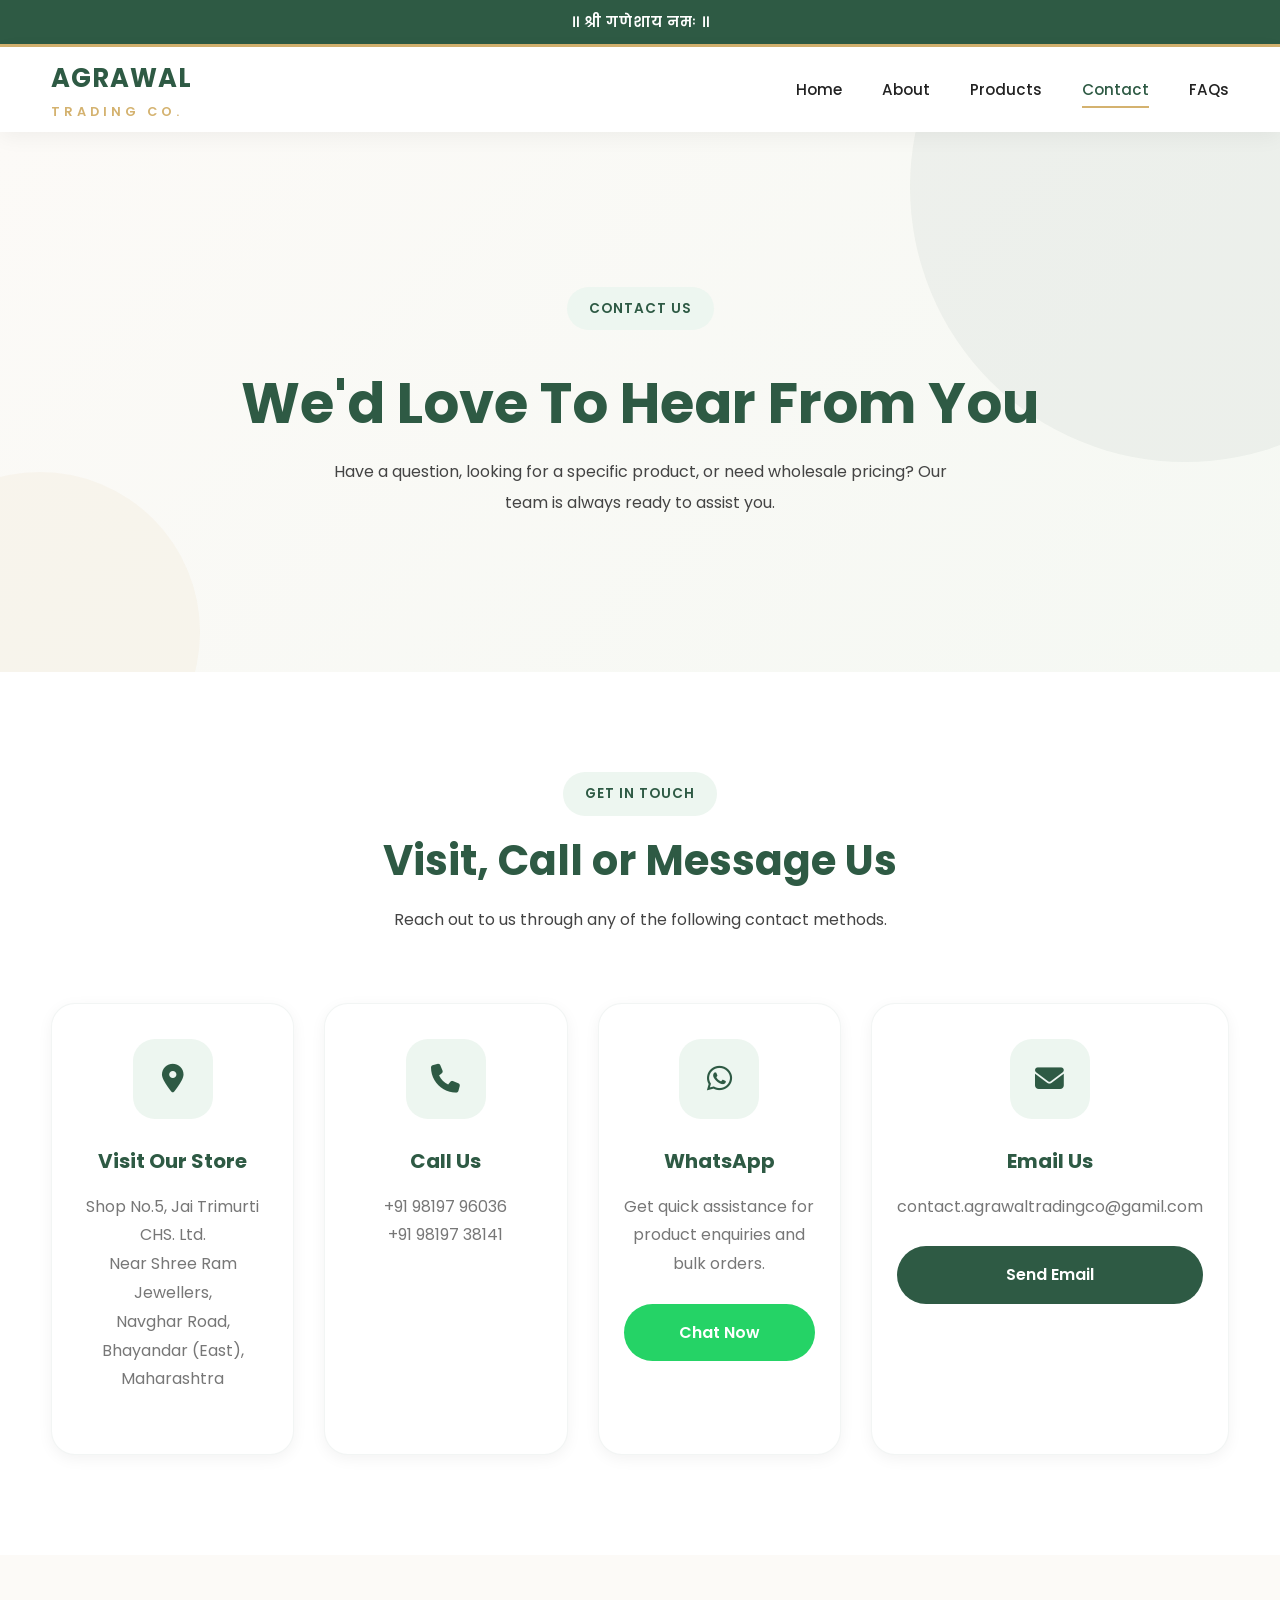
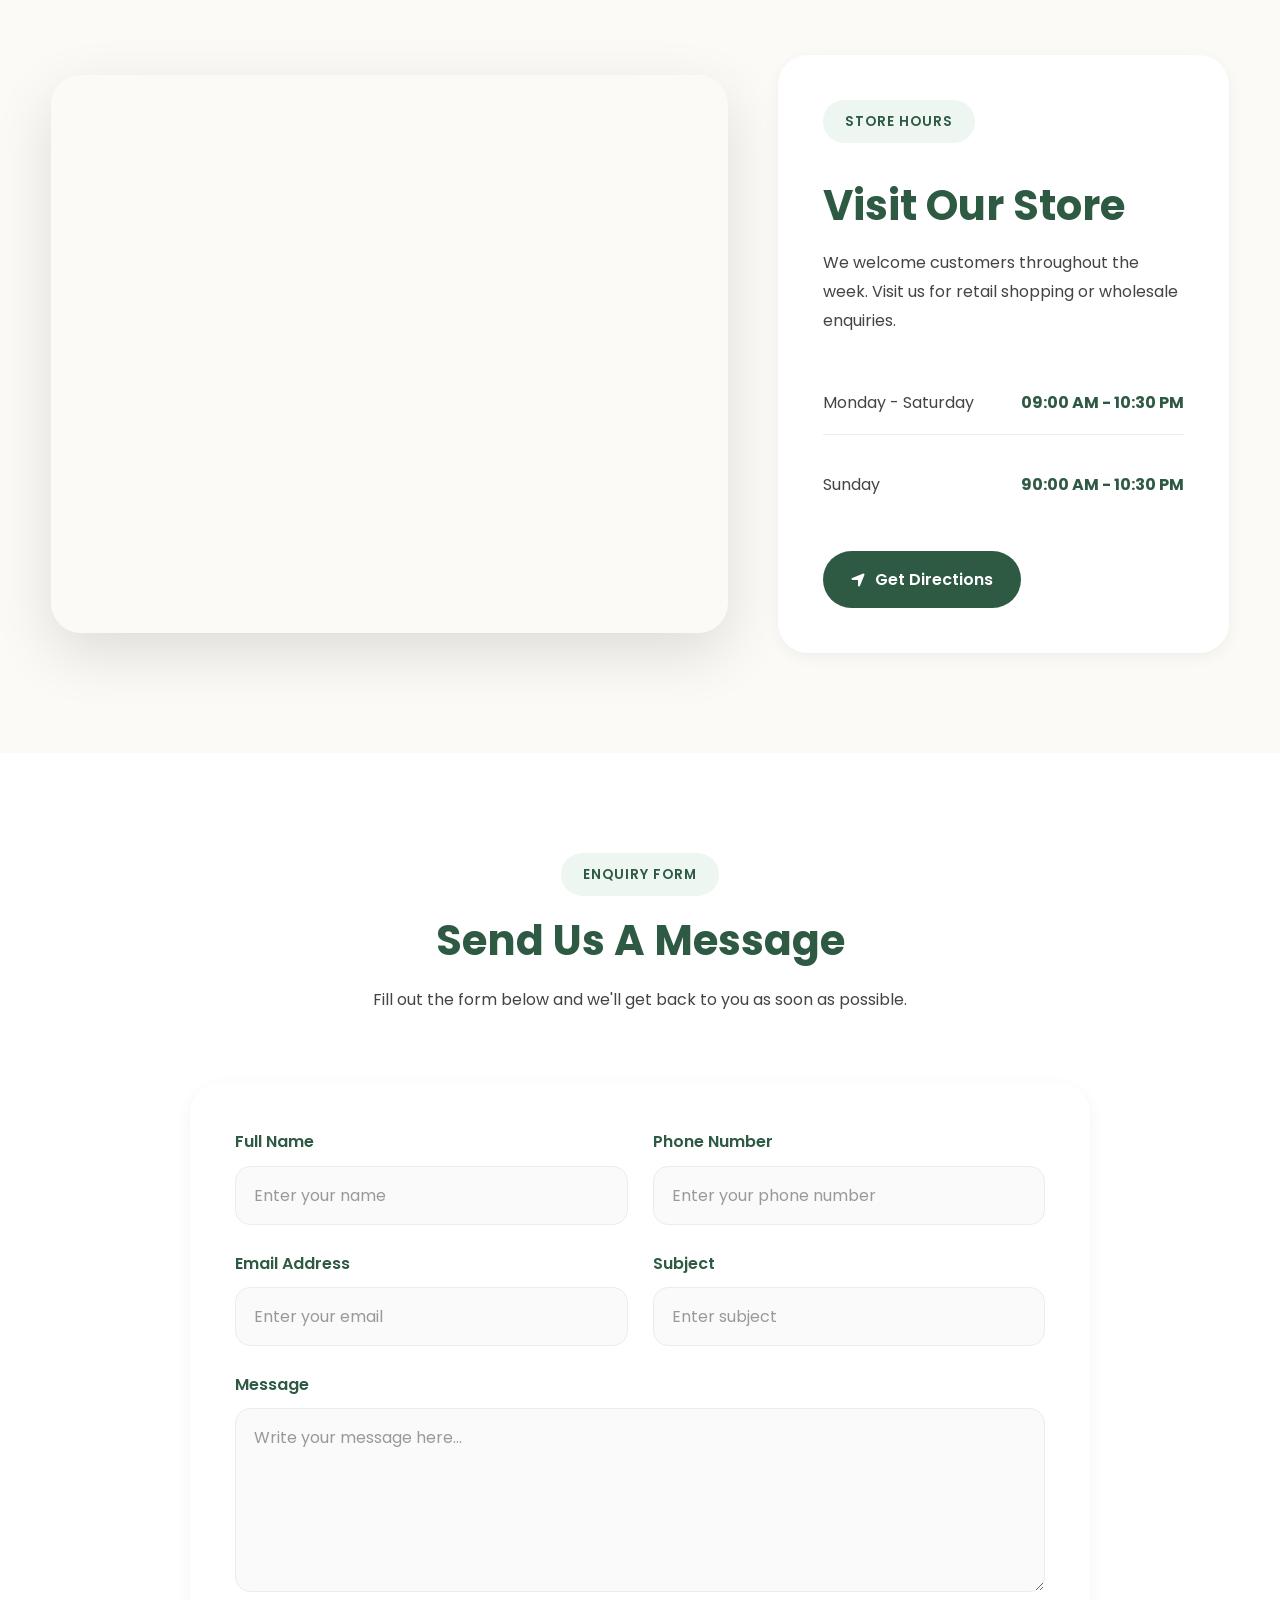
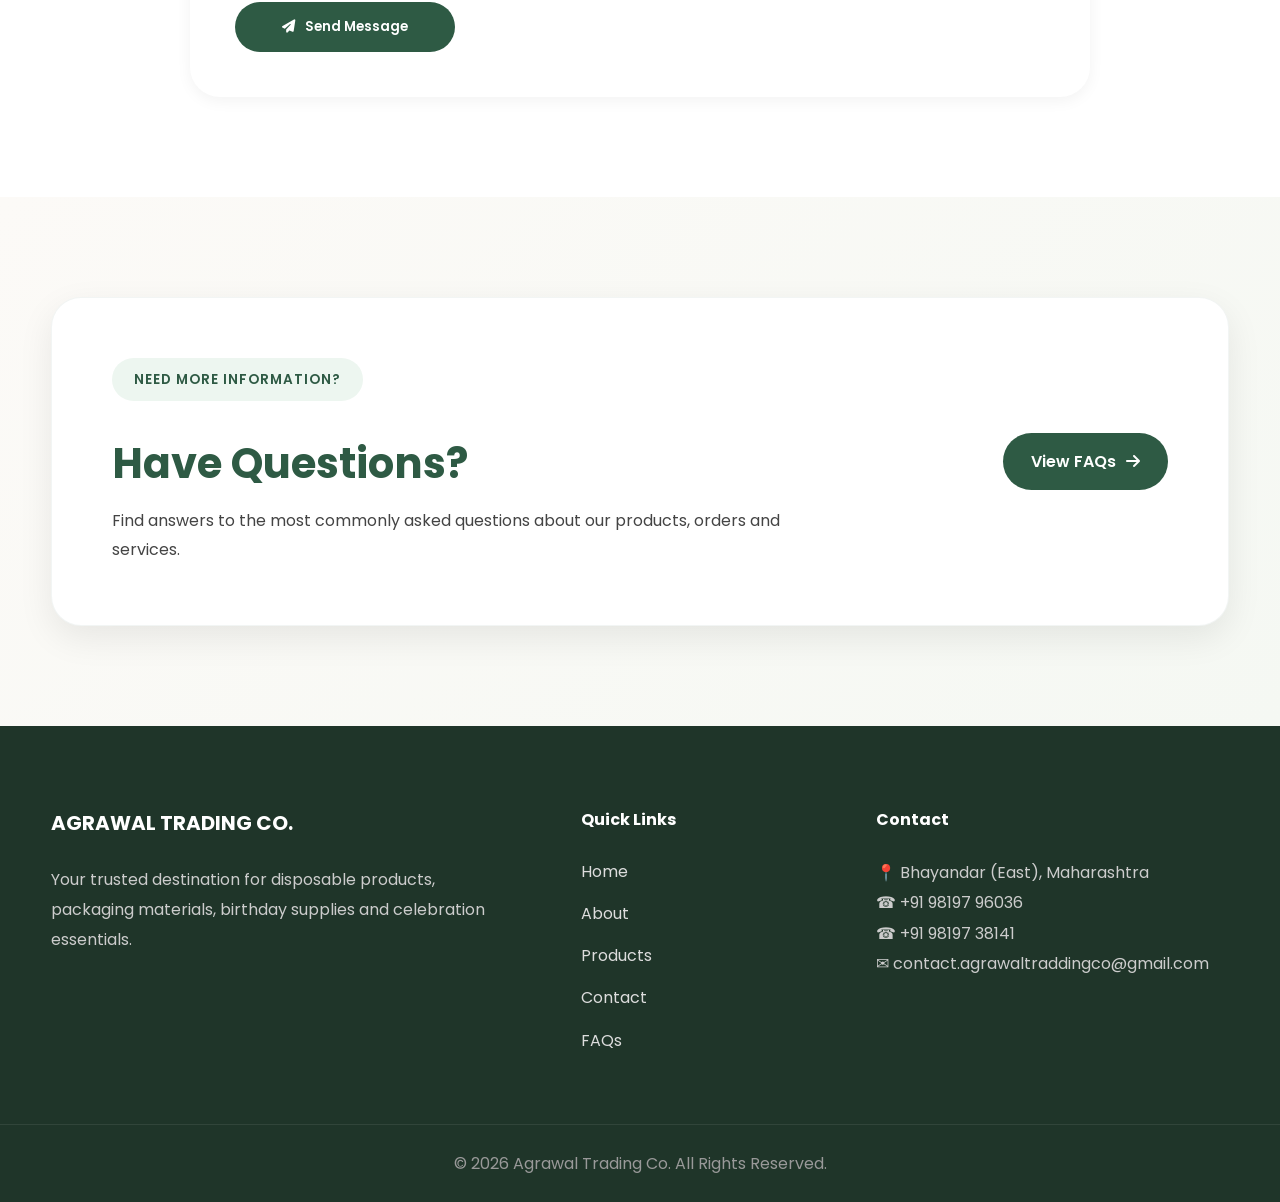
<file: contact.html>
<!DOCTYPE html>
<html lang="en">

<head>

    <meta charset="UTF-8">

    <meta name="viewport"
          content="width=device-width, initial-scale=1.0">

    <title>Contact Us | Agrawal Trading Co.</title>

    <meta name="description"
          content="Get in touch with Agrawal Trading Co. for disposable products, packaging materials, birthday supplies and wholesale enquiries.">

    <link rel="preconnect"
          href="https://fonts.googleapis.com">

    <link rel="preconnect"
          href="https://fonts.gstatic.com"
          crossorigin>

    <link href="https://fonts.googleapis.com/css2?family=Poppins:wght@300;400;500;600;700;800&display=swap"
          rel="stylesheet">

    <link rel="stylesheet"
          href="https://cdnjs.cloudflare.com/ajax/libs/font-awesome/6.5.2/css/all.min.css">

    <link rel="stylesheet"
          href="css/style.css">

    <link rel="stylesheet"
          href="css/contact.css">

</head>

<body>

<div class="top-bar">

    ॥ श्री गणेशाय नमः ॥

</div>



<header class="header">

    <div class="container nav-container">

        <a href="index.html"
           class="logo">

            <div class="logo-text">

                <span class="brand-title">

                    AGRAWAL

                </span>

                <span class="brand-subtitle">

                    TRADING CO.

                </span>

            </div>

        </a>

        <nav class="navbar">

            <ul>

                <li><a href="index.html">Home</a></li>

                <li><a href="about.html">About</a></li>

                <li><a href="products.html">Products</a></li>

                <li><a href="contact.html" class="active">Contact</a></li>

                <li><a href="faq.html">FAQs</a></li>

            </ul>

        </nav>

        <div class="mobile-menu">

            <i class="fas fa-bars"></i>

        </div>

    </div>

</header>



<!-- ==========================================
                HERO
=========================================== -->

<section class="contact-hero">

    <div class="container">

        <div class="contact-hero-content">

            <span class="section-tag">

                CONTACT US

            </span>

            <h1>

                We'd Love To
                Hear From You

            </h1>

            <p>

                Have a question, looking for a specific product,
                or need wholesale pricing? Our team is always
                ready to assist you.

            </p>

        </div>

    </div>

</section>



<!-- ==========================================
            CONTACT DETAILS
=========================================== -->

<section class="contact-details">

    <div class="container">

        <div class="section-heading">

            <span class="section-tag">

                GET IN TOUCH

            </span>

            <h2>

                Visit, Call or Message Us

            </h2>

            <p>

                Reach out to us through any of the following
                contact methods.

            </p>

        </div>



        <div class="contact-card-grid">

            <div class="contact-card">

                <i class="fas fa-map-marker-alt"></i>

                <h3>

                    Visit Our Store

                </h3>

                <p>

                    Shop No.5, Jai Trimurti CHS. Ltd.<br>

                    Near Shree Ram Jewellers,<br>

                    Navghar Road,<br>

                    Bhayandar (East), Maharashtra

                </p>

            </div>



            <div class="contact-card">

                <i class="fas fa-phone"></i>

                <h3>

                    Call Us

                </h3>

                <p>

                    +91 98197 96036<br>

                    +91 98197 38141

                </p>

            </div>



            <div class="contact-card">

                <i class="fab fa-whatsapp"></i>

                <h3>

                    WhatsApp

                </h3>

                <p>

                    Get quick assistance for product
                    enquiries and bulk orders.

                </p>

                <a href="https://wa.me/919819796036"
                   target="_blank"
                   class="btn btn-whatsapp">

                    Chat Now

                </a>

            </div>



            <div class="contact-card">

                <i class="fas fa-envelope"></i>

                <h3>

                    Email Us

                </h3>

                <p>

                    contact.agrawaltradingco@gamil.com

                </p>

                <a href="mailto:contact.agrawaltradingco.com"
                   class="btn btn-primary">

                    Send Email

                </a>

            </div>

        </div>

    </div>

</section>



<!-- MAP SECTION STARTS HERE -->
 <!-- ==========================================
                MAP & BUSINESS HOURS
=========================================== -->

<section class="location-section">

    <div class="container">

        <div class="location-grid">

            <!-- Google Map -->

            <div class="map-container">

                <iframe
                    src="https://maps.google.com/maps?q=19.3069056,72.859648&t=&z=17&ie=UTF8&iwloc=&output=embed"
                    loading="lazy"
                    allowfullscreen>
                </iframe>

            </div>



            <!-- Business Hours -->

            <div class="business-hours">

                <span class="section-tag">

                    STORE HOURS

                </span>

                <h2>

                    Visit Our Store

                </h2>

                <p>

                    We welcome customers throughout the week.
                    Visit us for retail shopping or wholesale enquiries.

                </p>

                <div class="hours-card">

                    <div class="hour-row">

                        <span>Monday - Saturday</span>

                        <strong>09:00 AM - 10:30 PM</strong>

                    </div>

                    <div class="hour-row">

                        <span>Sunday</span>

                        <strong>90:00 AM - 10:30 PM</strong>

                    </div>

                </div>

                <div class="hero-buttons">

                    <a href="https://www.google.com/maps?q=19.309792,72.860056"
                       target="_blank"
                       class="btn btn-primary">

                        <i class="fas fa-location-arrow"></i>

                        Get Directions

                    </a>

                </div>

            </div>

        </div>

    </div>

</section>



<!-- ==========================================
                CONTACT FORM
=========================================== -->

<section class="contact-form-section">

    <div class="container">

        <div class="section-heading">

            <span class="section-tag">

                ENQUIRY FORM

            </span>

            <h2>

                Send Us A Message

            </h2>

            <p>

                Fill out the form below and we'll get back
                to you as soon as possible.

            </p>

        </div>

        <form class="contact-form">

            <div class="form-grid">

                <div class="form-group">

                    <label>

                        Full Name

                    </label>

                    <input
                        type="text"
                        placeholder="Enter your name"
                        id="js-contact-form-name"
                        required>

                </div>

                <div class="form-group">

                    <label>

                        Phone Number

                    </label>

                    <input
                        type="tel"
                        placeholder="Enter your phone number"
                        id="js-contact-form-number"
                        required>
                </div>
            </div>
            <div class="form-grid">
                <div class="form-group">
                    <label>
                        Email Address
                    </label>
                    <input
                        type="email"
                        placeholder="Enter your email"
                        id="js-contact-form-email">
                </div>
                <div class="form-group">
                    <label>
                        Subject
                    </label>
                    <input
                        type="text"
                        placeholder="Enter subject"
                        id="js-contact-form-subject">
                </div>
            </div>



            <div class="form-group">

                <label>

                    Message

                </label>

                <textarea
                    rows="6"
                    placeholder="Write your message here..."
                    id="js-contact-form-message"></textarea>

            </div>



            <button
                type="submit"
                class="btn btn-primary">

                <i class="fas fa-paper-plane"></i>

                Send Message

            </button>

        </form>

    </div>

</section>



<!-- FAQ SHORTCUT STARTS HERE -->
 <!-- ==========================================
                FAQ SHORTCUT
=========================================== -->

<section class="contact-faq">

    <div class="container">

        <div class="faq-banner">

            <div class="faq-content">

                <span class="section-tag">

                    NEED MORE INFORMATION?

                </span>

                <h2>

                    Have Questions?

                </h2>

                <p>

                    Find answers to the most commonly asked questions
                    about our products, orders and services.

                </p>

            </div>

            <a href="faq.html"
               class="btn btn-primary">

                View FAQs

                <i class="fas fa-arrow-right"></i>

            </a>

        </div>

    </div>

</section>



<!-- ==========================================
                FOOTER
=========================================== -->

<footer>

    <div class="container footer-grid">

        <div class="footer-column">

            <h3>

                AGRAWAL TRADING CO.

            </h3>

            <p>

                Your trusted destination for disposable
                products, packaging materials,
                birthday supplies and celebration essentials.

            </p>

        </div>



        <div class="footer-column">

            <h4>

                Quick Links

            </h4>

            <ul>

                <li><a href="index.html">Home</a></li>

                <li><a href="about.html">About</a></li>

                <li><a href="products.html">Products</a></li>

                <li><a href="contact.html">Contact</a></li>

                <li><a href="faq.html">FAQs</a></li>

            </ul>

        </div>



        <div class="footer-column">

            <h4>

                Contact

            </h4>

            <p>

                📍 Bhayandar (East), Maharashtra

            </p>

            <p>

                ☎ +91 98197 96036

            </p>

            <p>

                ☎ +91 98197 38141

            </p>

            <p>

                ✉ contact.agrawaltraddingco@gmail.com

            </p>

        </div>

    </div>



    <div class="footer-bottom">

        © 2026 Agrawal Trading Co. All Rights Reserved.

    </div>

</footer>



<script src="js/main.js"></script>

</body>
</html>
</file>
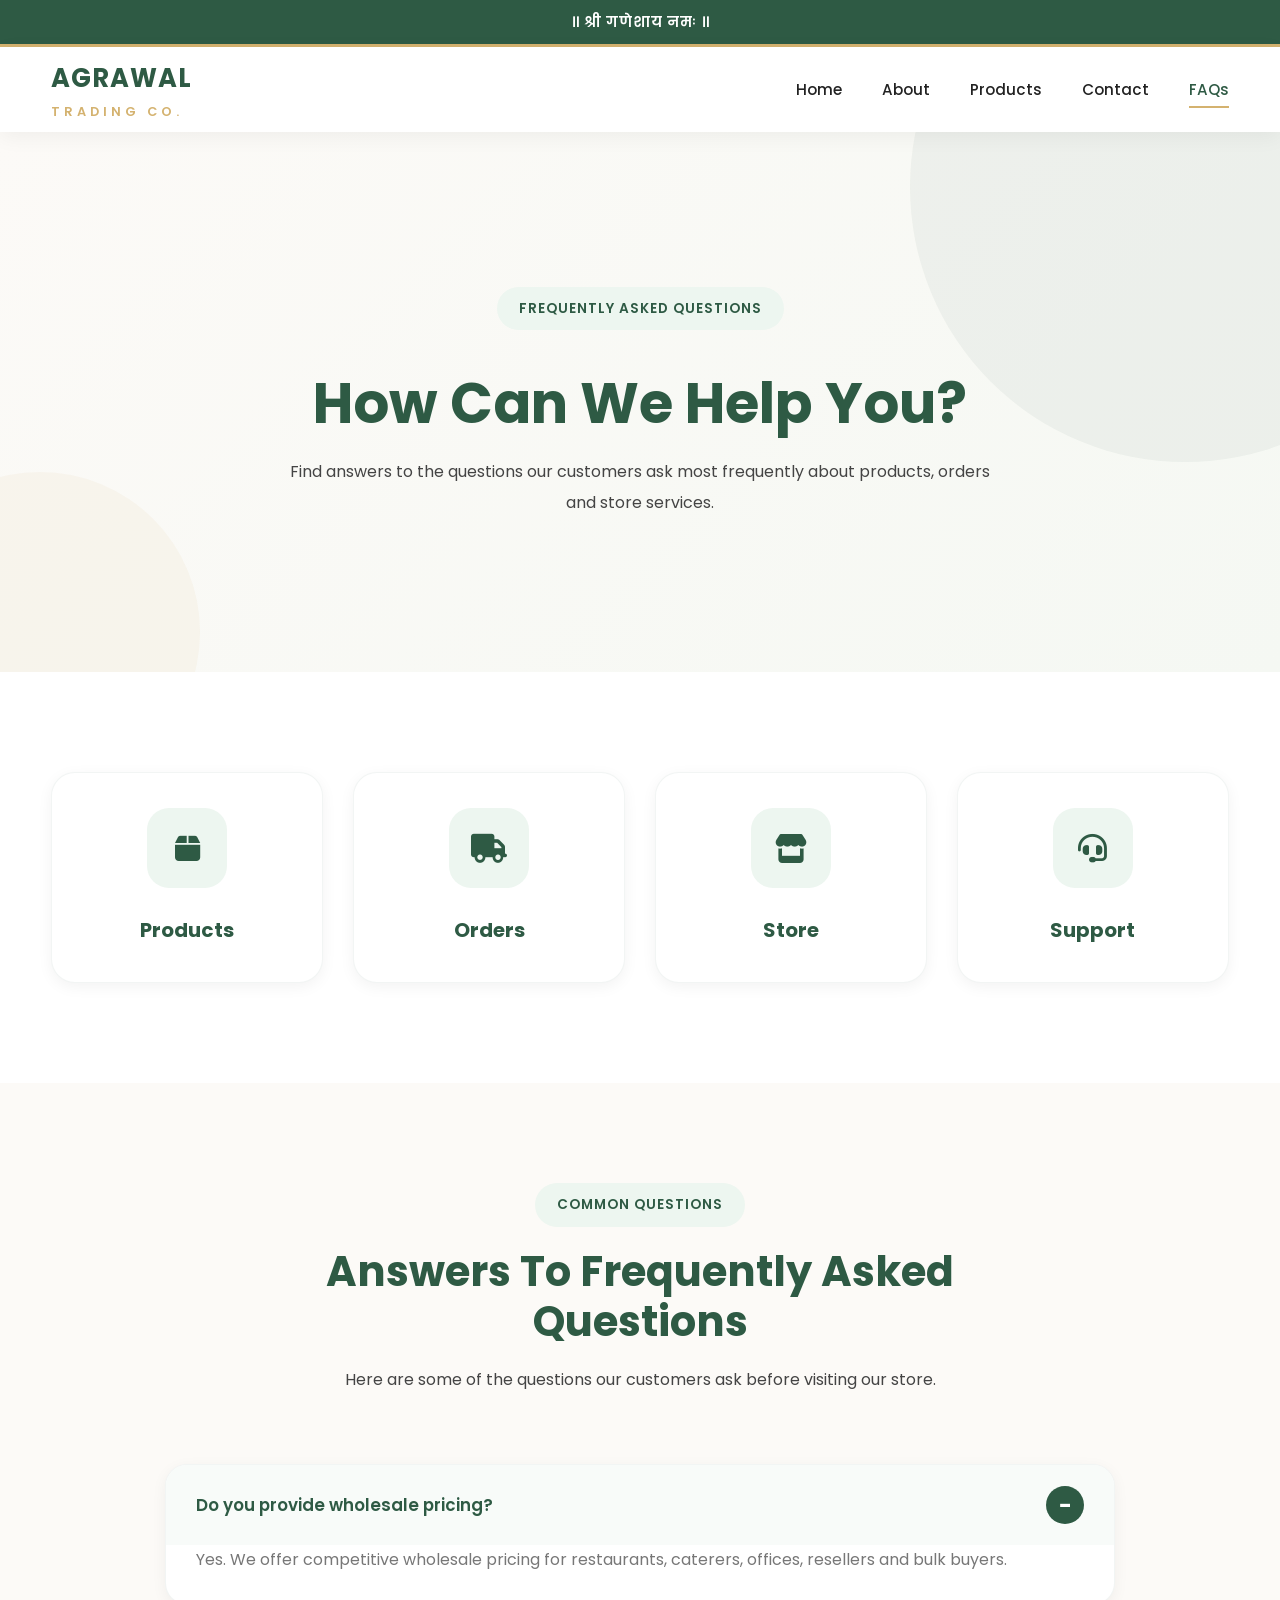
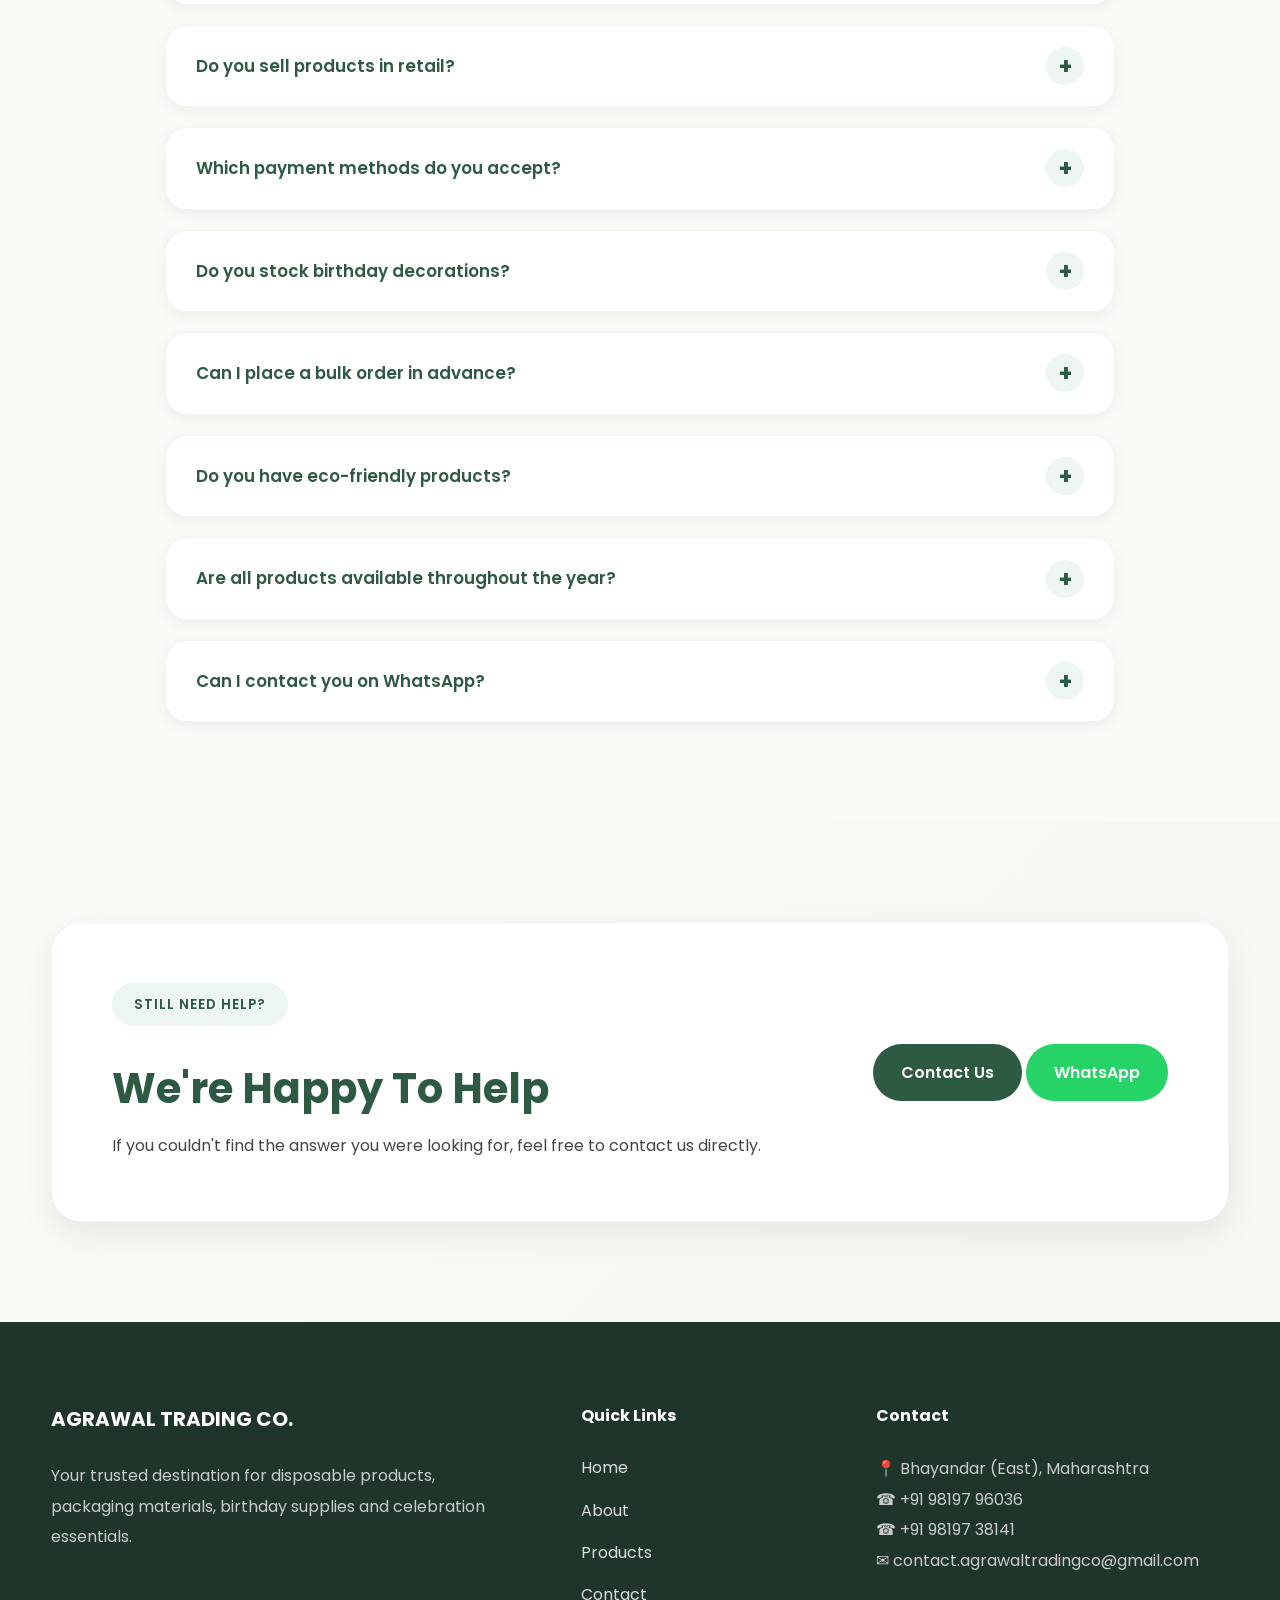
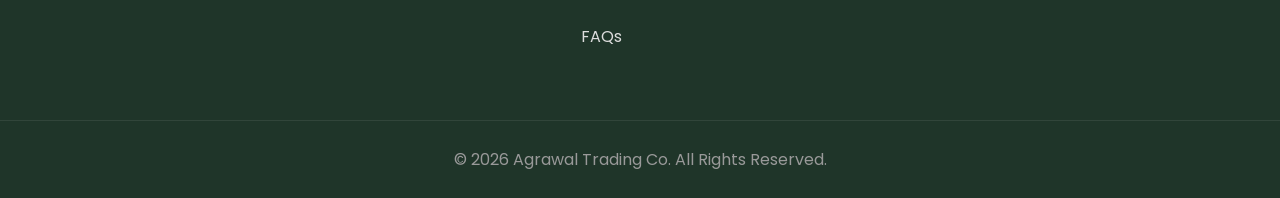
<file: faq.html>
<!DOCTYPE html>
<html lang="en">

<head>

    <meta charset="UTF-8">

    <meta name="viewport"
          content="width=device-width, initial-scale=1.0">

    <title>FAQs | Agrawal Trading Co.</title>

    <meta name="description"
          content="Frequently Asked Questions about Agrawal Trading Co., products, wholesale orders, delivery and customer support.">

    <link rel="preconnect"
          href="https://fonts.googleapis.com">

    <link rel="preconnect"
          href="https://fonts.gstatic.com"
          crossorigin>

    <link href="https://fonts.googleapis.com/css2?family=Poppins:wght@300;400;500;600;700;800&display=swap"
          rel="stylesheet">

    <link rel="stylesheet"
          href="https://cdnjs.cloudflare.com/ajax/libs/font-awesome/6.5.2/css/all.min.css">

    <link rel="stylesheet"
          href="css/style.css">

    <link rel="stylesheet"
          href="css/faq.css">

</head>

<body>

<div class="top-bar">

    ॥ श्री गणेशाय नमः ॥

</div>



<header class="header">

    <div class="container nav-container">

        <a href="index.html"
           class="logo">

            <div class="logo-text">

                <span class="brand-title">

                    AGRAWAL

                </span>

                <span class="brand-subtitle">

                    TRADING CO.

                </span>

            </div>

        </a>

        <nav class="navbar">

            <ul>

                <li><a href="index.html">Home</a></li>

                <li><a href="about.html">About</a></li>

                <li><a href="products.html">Products</a></li>

                <li><a href="contact.html">Contact</a></li>

                <li><a href="faq.html" class="active">FAQs</a></li>

            </ul>

        </nav>

        <div class="mobile-menu">

            <i class="fas fa-bars"></i>

        </div>

    </div>

</header>



<!-- ==========================================
                HERO
=========================================== -->

<section class="faq-hero">

    <div class="container">

        <div class="faq-hero-content">

            <span class="section-tag">

                FREQUENTLY ASKED QUESTIONS

            </span>

            <h1>

                How Can We Help You?

            </h1>

            <p>

                Find answers to the questions our customers
                ask most frequently about products,
                orders and store services.

            </p>

        </div>

    </div>

</section>



<!-- ==========================================
            FAQ CATEGORIES
=========================================== -->

<section class="faq-categories">

    <div class="container">

        <div class="category-grid">

            <div class="faq-category-card">

                <i class="fas fa-box"></i>

                <h3>

                    Products

                </h3>

            </div>

            <div class="faq-category-card">

                <i class="fas fa-truck"></i>

                <h3>

                    Orders

                </h3>

            </div>

            <div class="faq-category-card">

                <i class="fas fa-store"></i>

                <h3>

                    Store

                </h3>

            </div>

            <div class="faq-category-card">

                <i class="fas fa-headset"></i>

                <h3>

                    Support

                </h3>

            </div>

        </div>

    </div>

</section>



<!-- FAQ ACCORDION STARTS HERE -->
 <!-- ==========================================
                FAQ ACCORDION
=========================================== -->

<section class="faq-section">

    <div class="container">

        <div class="section-heading">

            <span class="section-tag">

                COMMON QUESTIONS

            </span>

            <h2>

                Answers To Frequently Asked Questions

            </h2>

            <p>

                Here are some of the questions our customers
                ask before visiting our store.

            </p>

        </div>



        <div class="faq-container">

            <details class="faq-item" open>

                <summary>

                    Do you provide wholesale pricing?

                </summary>

                <p>

                    Yes. We offer competitive wholesale pricing
                    for restaurants, caterers, offices,
                    resellers and bulk buyers.

                </p>

            </details>



            <details class="faq-item">

                <summary>

                    Do you sell products in retail?

                </summary>

                <p>

                    Yes. Both retail and wholesale customers
                    are welcome at our store.

                </p>

            </details>



            <details class="faq-item">

                <summary>

                    Which payment methods do you accept?

                </summary>

                <p>

                    We accept Cash, UPI and major digital
                    payment methods.

                </p>

            </details>



            <details class="faq-item">

                <summary>

                    Do you stock birthday decorations?

                </summary>

                <p>

                    Yes. We stock balloons, banners,
                    candles, party decorations and
                    celebration essentials.

                </p>

            </details>



            <details class="faq-item">

                <summary>

                    Can I place a bulk order in advance?

                </summary>

                <p>

                    Absolutely. Contact us through phone or
                    WhatsApp to discuss your requirements.

                </p>

            </details>



            <details class="faq-item">

                <summary>

                    Do you have eco-friendly products?

                </summary>

                <p>

                    Yes. We offer eco-friendly disposable
                    alternatives including bagasse products
                    and wooden cutlery.

                </p>

            </details>



            <details class="faq-item">

                <summary>

                    Are all products available throughout the year?

                </summary>

                <p>

                    Most products are available year-round,
                    while seasonal items may vary depending
                    on demand.

                </p>

            </details>



            <details class="faq-item">

                <summary>

                    Can I contact you on WhatsApp?

                </summary>

                <p>

                    Yes. WhatsApp is one of the quickest ways
                    to enquire about products and pricing.

                </p>

            </details>

        </div>

    </div>

</section>



<!-- ==========================================
                CONTACT CTA
=========================================== -->

<section class="faq-contact">

    <div class="container">

        <div class="faq-contact-box">

            <div>

                <span class="section-tag">

                    STILL NEED HELP?

                </span>

                <h2>

                    We're Happy To Help

                </h2>

                <p>

                    If you couldn't find the answer you were
                    looking for, feel free to contact us directly.

                </p>

            </div>

            <div class="hero-buttons">

                <a href="contact.html"
                   class="btn btn-primary">

                    Contact Us

                </a>

                <a href="https://wa.me/919819796036"
                   target="_blank"
                   class="btn btn-whatsapp">

                    WhatsApp

                </a>

            </div>

        </div>

    </div>

</section>



<!-- FOOTER STARTS HERE -->
 <!-- ==========================================
                FOOTER
=========================================== -->

<footer>

    <div class="container footer-grid">

        <div class="footer-column">

            <h3>

                AGRAWAL TRADING CO.

            </h3>

            <p>

                Your trusted destination for disposable
                products, packaging materials,
                birthday supplies and celebration essentials.

            </p>

        </div>



        <div class="footer-column">

            <h4>

                Quick Links

            </h4>

            <ul>

                <li><a href="index.html">Home</a></li>

                <li><a href="about.html">About</a></li>

                <li><a href="products.html">Products</a></li>

                <li><a href="contact.html">Contact</a></li>

                <li><a href="faq.html">FAQs</a></li>

            </ul>

        </div>



        <div class="footer-column">

            <h4>

                Contact

            </h4>

            <p>

                📍 Bhayandar (East), Maharashtra

            </p>

            <p>

                ☎ +91 98197 96036

            </p>

            <p>

                ☎ +91 98197 38141

            </p>

            <p>

                ✉ contact.agrawaltradingco@gmail.com

            </p>

        </div>

    </div>



    <div class="footer-bottom">

        © 2026 Agrawal Trading Co. All Rights Reserved.

    </div>

</footer>



<script src="js/main.js"></script>

</body>

</html>
</file>
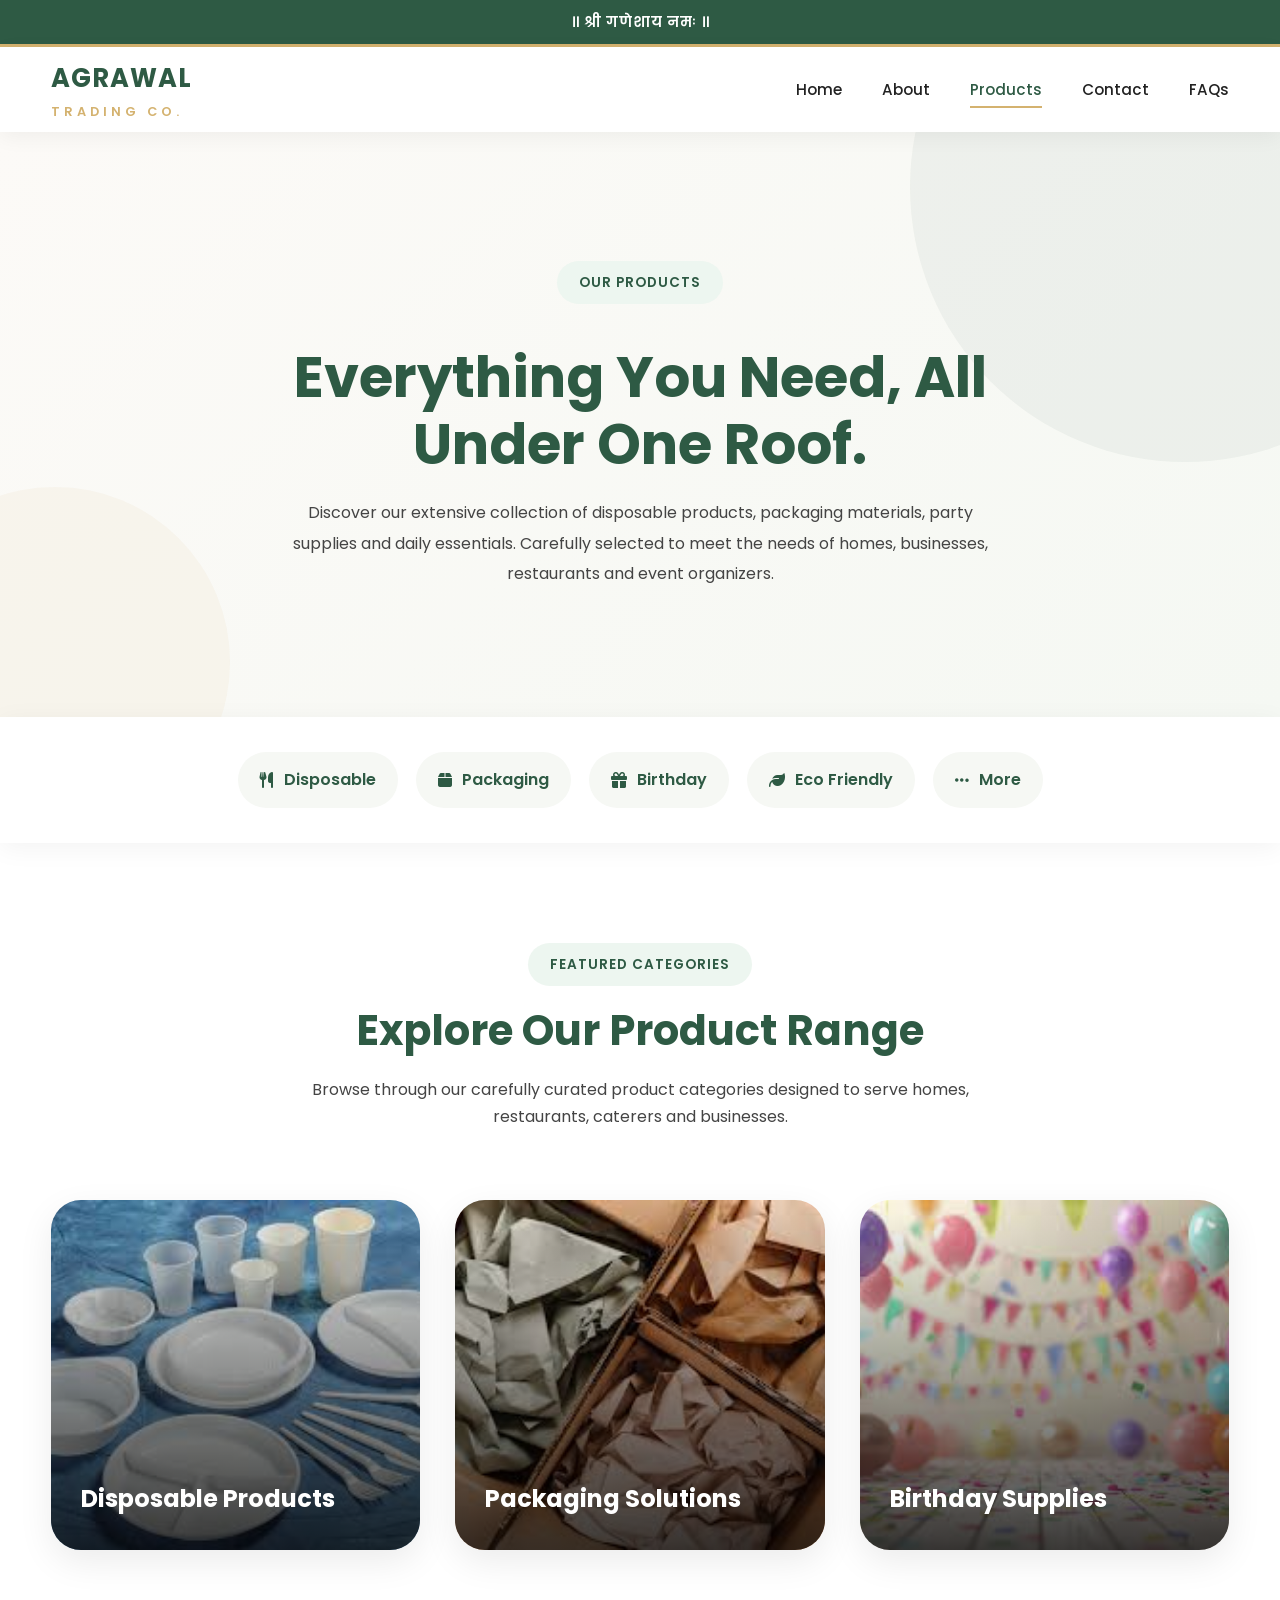
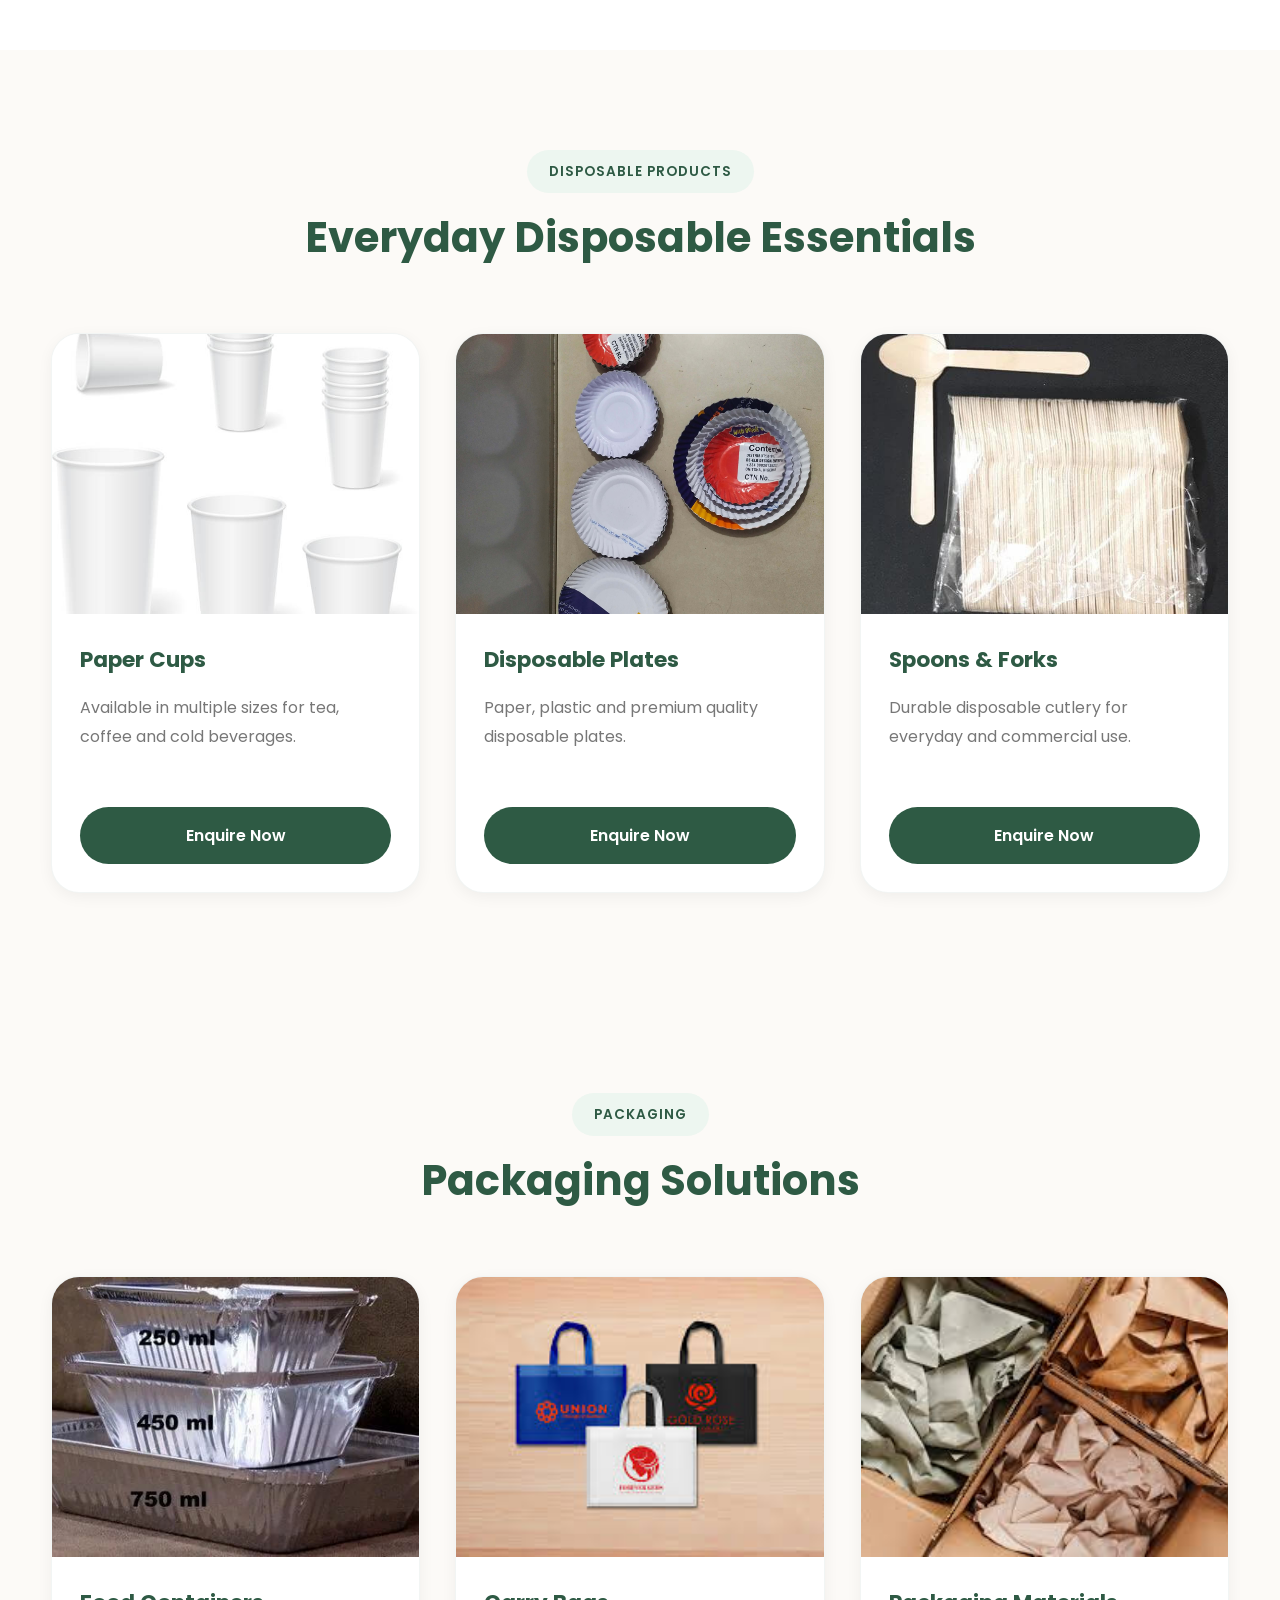
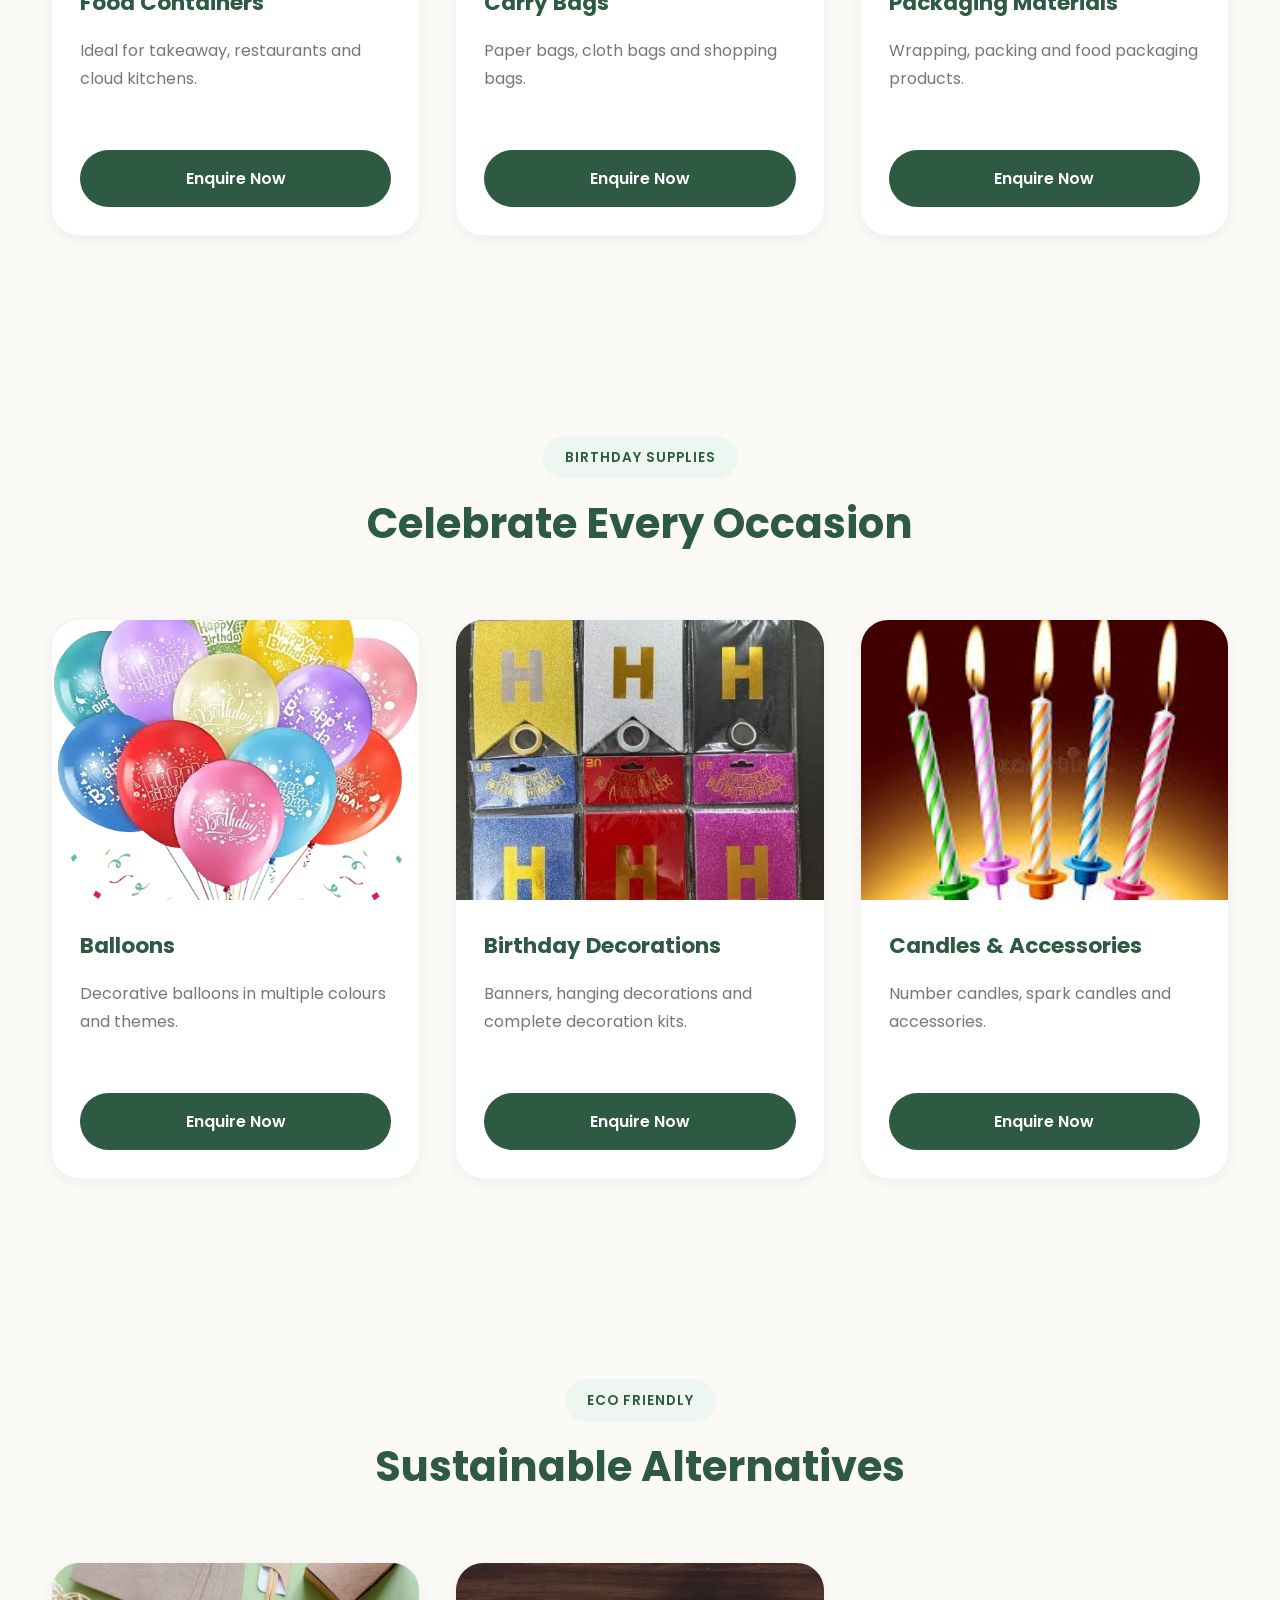
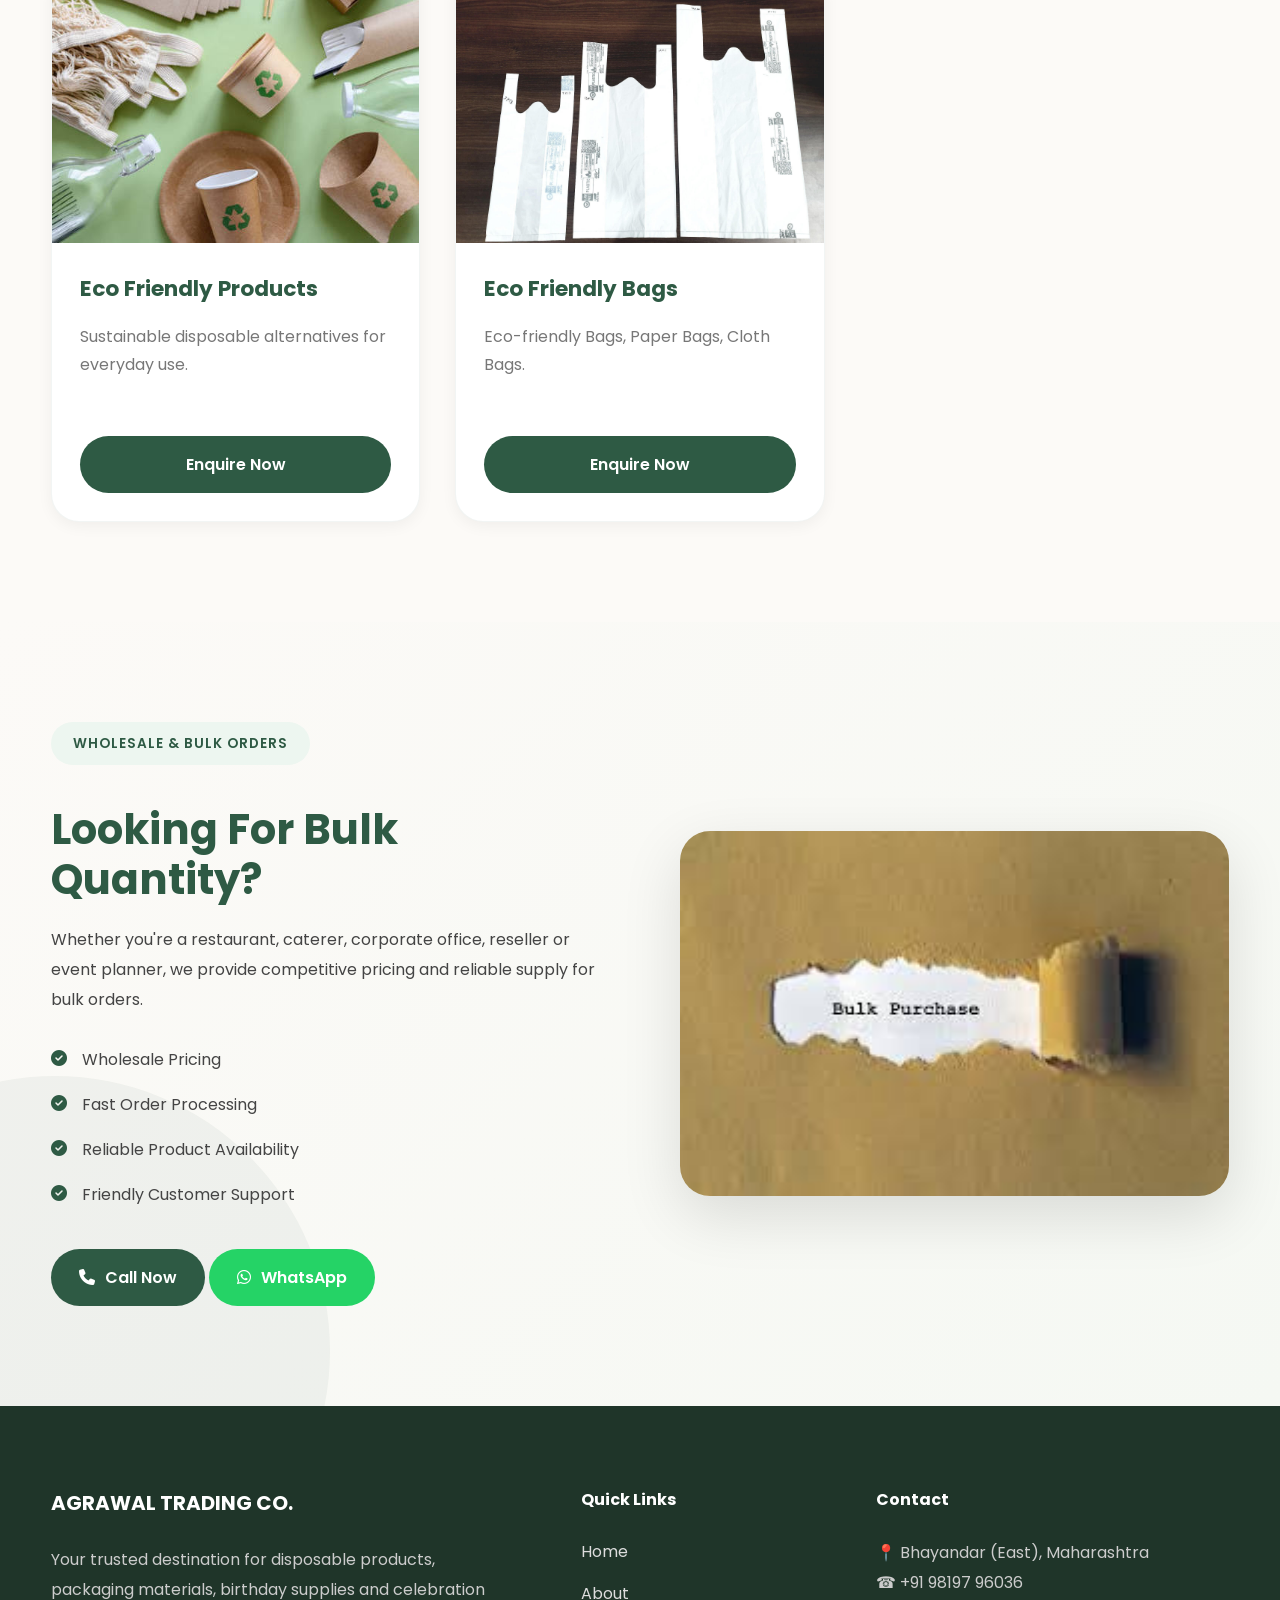
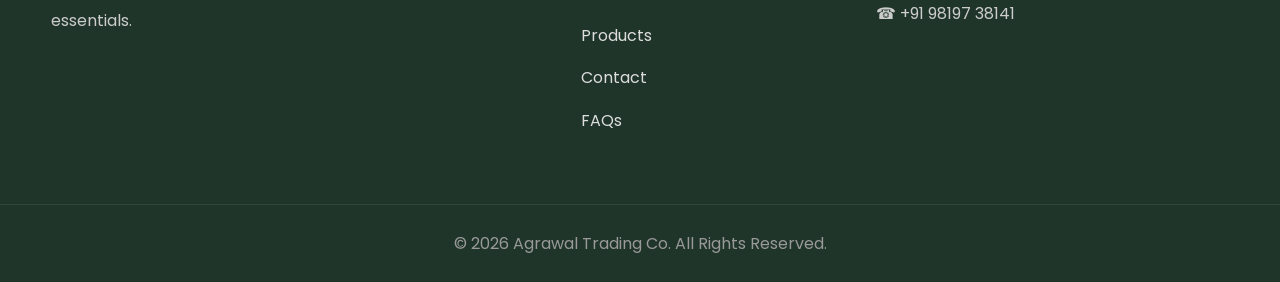
<file: products.html>
<!DOCTYPE html>
<html lang="en">

<head>

    <meta charset="UTF-8">

    <meta name="viewport"
          content="width=device-width, initial-scale=1.0">

    <title>Products | Agrawal Trading Co.</title>

    <meta name="description"
          content="Explore our complete collection of disposable products, packaging materials, birthday supplies and celebration essentials.">

    <link rel="preconnect"
          href="https://fonts.googleapis.com">

    <link rel="preconnect"
          href="https://fonts.gstatic.com"
          crossorigin>

    <link href="https://fonts.googleapis.com/css2?family=Poppins:wght@300;400;500;600;700;800&display=swap"
          rel="stylesheet">

    <link rel="stylesheet"
          href="https://cdnjs.cloudflare.com/ajax/libs/font-awesome/6.5.2/css/all.min.css">

    <link rel="stylesheet"
          href="css/style.css">

    <link rel="stylesheet"
          href="css/products.css">

</head>

<body>

<div class="top-bar">

    ॥ श्री गणेशाय नमः ॥

</div>



<header class="header">

    <div class="container nav-container">

        <a href="index.html"
           class="logo">

            <div class="logo-text">

                <span class="brand-title">

                    AGRAWAL

                </span>

                <span class="brand-subtitle">

                    TRADING CO.

                </span>

            </div>

        </a>

        <nav class="navbar">

            <ul>

                <li><a href="index.html">Home</a></li>

                <li><a href="about.html">About</a></li>

                <li><a href="products.html" class="active">Products</a></li>

                <li><a href="contact.html">Contact</a></li>

                <li><a href="faq.html">FAQs</a></li>

            </ul>

        </nav>

        <div class="mobile-menu">

            <i class="fas fa-bars"></i>

        </div>

    </div>

</header>



<!-- ==========================================
                HERO
=========================================== -->

<section class="products-hero">

    <div class="container">

        <div class="products-hero-content">

            <span class="section-tag">

                OUR PRODUCTS

            </span>

            <h1>

                Everything You Need,
                All Under One Roof.

            </h1>

            <p>

                Discover our extensive collection of disposable products,
                packaging materials, party supplies and daily essentials.
                Carefully selected to meet the needs of homes,
                businesses, restaurants and event organizers.

            </p>

        </div>

    </div>

</section>



<!-- ==========================================
            CATEGORY NAVIGATION
=========================================== -->

<section class="category-navigation">

    <div class="container">

        <div class="category-nav">

            <a href="#disposable">

                <i class="fas fa-utensils"></i>

                Disposable

            </a>

            <a href="#packaging">

                <i class="fas fa-box"></i>

                Packaging

            </a>

            <a href="#birthday">

                <i class="fas fa-gift"></i>

                Birthday

            </a>



            <a href="#eco">

                <i class="fas fa-leaf"></i>

                Eco Friendly

            </a>

            <a href="#others">

                <i class="fas fa-ellipsis-h"></i>

                More

            </a>

        </div>

    </div>

</section>



<!-- ==========================================
            FEATURED CATEGORIES
=========================================== -->

<section class="featured-categories">

    <div class="container">

        <div class="section-heading">

            <span class="section-tag">

                FEATURED CATEGORIES

            </span>

            <h2>

                Explore Our Product Range

            </h2>

            <p>

                Browse through our carefully curated product categories
                designed to serve homes, restaurants,
                caterers and businesses.

            </p>

        </div>



        <div class="featured-grid">

            <div class="featured-card">

                <img src="images/disposable.jpg"
                     alt="Disposable">

                <div class="featured-overlay">

                    <h3>

                        Disposable Products

                    </h3>

                </div>

            </div>



            <div class="featured-card">

                <img src="images/packaging.jpg"
                     alt="Packaging">

                <div class="featured-overlay">

                    <h3>

                        Packaging Solutions

                    </h3>

                </div>

            </div>



            <div class="featured-card">

                <img src="images/birthday.jpg"
                     alt="Birthday">

                <div class="featured-overlay">

                    <h3>

                        Birthday Supplies

                    </h3>

                </div>

            </div>

        </div>

    </div>

</section>



<!-- PRODUCT SECTIONS START HERE -->
 <!-- ==========================================
            DISPOSABLE PRODUCTS
=========================================== -->

<section class="product-section" id="disposable">

    <div class="container">

        <div class="section-heading">

            <span class="section-tag">

                DISPOSABLE PRODUCTS

            </span>

            <h2>

                Everyday Disposable Essentials

            </h2>

        </div>

        <div class="products-grid">

            <div class="product-card">

                <img src="images/paper-cups.jpg" alt="Paper Cups">

                <div class="product-content">

                    <h3>Paper Cups</h3>

                    <p>

                        Available in multiple sizes for tea,
                        coffee and cold beverages.

                    </p>

                    <a href="contact.html" class="btn btn-primary">

                        Enquire Now

                    </a>

                </div>

            </div>



            <div class="product-card">

                <img src="images/plates.jpg" alt="Disposable Plates">

                <div class="product-content">

                    <h3>Disposable Plates</h3>

                    <p>

                        Paper, plastic and premium quality
                        disposable plates.

                    </p>

                    <a href="contact.html" class="btn btn-primary">

                        Enquire Now

                    </a>

                </div>

            </div>



            <div class="product-card">

                <img src="images/spoons.jpg" alt="Spoons">

                <div class="product-content">

                    <h3>Spoons & Forks</h3>

                    <p>

                        Durable disposable cutlery for
                        everyday and commercial use.

                    </p>

                    <a href="contact.html" class="btn btn-primary">

                        Enquire Now

                    </a>

                </div>

            </div>

        </div>

    </div>

</section>



<!-- ==========================================
            PACKAGING
=========================================== -->

<section class="product-section alternate" id="packaging">

    <div class="container">

        <div class="section-heading">

            <span class="section-tag">

                PACKAGING

            </span>

            <h2>

                Packaging Solutions

            </h2>

        </div>

        <div class="products-grid">

            <div class="product-card">

                <img src="images/container.jpg" alt="Containers">

                <div class="product-content">

                    <h3>Food Containers</h3>

                    <p>

                        Ideal for takeaway,
                        restaurants and cloud kitchens.

                    </p>

                    <a href="contact.html" class="btn btn-primary">

                        Enquire Now

                    </a>

                </div>

            </div>



            <div class="product-card">

                <img src="images/carry-bag.jpg" alt="Carry Bags">

                <div class="product-content">

                    <h3>Carry Bags</h3>

                    <p>

                        Paper bags, cloth bags
                        and shopping bags.

                    </p>

                    <a href="contact.html" class="btn btn-primary">

                        Enquire Now

                    </a>

                </div>

            </div>



            <div class="product-card">

                <img src="images/packaging.jpg" alt="Packaging">

                <div class="product-content">

                    <h3>Packaging Materials</h3>

                    <p>

                        Wrapping, packing
                        and food packaging products.

                    </p>

                    <a href="contact.html" class="btn btn-primary">

                        Enquire Now

                    </a>

                </div>

            </div>

        </div>

    </div>

</section>



<!-- ==========================================
            BIRTHDAY
=========================================== -->

<section class="product-section" id="birthday">

    <div class="container">

        <div class="section-heading">

            <span class="section-tag">

                BIRTHDAY SUPPLIES

            </span>

            <h2>

                Celebrate Every Occasion

            </h2>

        </div>

        <div class="products-grid">

            <div class="product-card">

                <img src="images/balloons.webp" alt="Balloons">

                <div class="product-content">

                    <h3>Balloons</h3>

                    <p>

                        Decorative balloons in
                        multiple colours and themes.

                    </p>

                    <a href="contact.html" class="btn btn-primary">

                        Enquire Now

                    </a>

                </div>

            </div>



            <div class="product-card">

                <img src="images/banner.jpg" alt="Birthday Banner">

                <div class="product-content">

                    <h3>Birthday Decorations</h3>

                    <p>

                        Banners, hanging decorations
                        and complete decoration kits.

                    </p>

                    <a href="contact.html" class="btn btn-primary">

                        Enquire Now

                    </a>

                </div>

            </div>



            <div class="product-card">

                <img src="images/candles.jpg" alt="Candles">

                <div class="product-content">

                    <h3>Candles & Accessories</h3>

                    <p>

                        Number candles,
                        spark candles and accessories.

                    </p>

                    <a href="contact.html" class="btn btn-primary">

                        Enquire Now

                    </a>

                </div>

            </div>
        </div>
    </div>
</section>


<!-- ==========================================
            ECO FRIENDLY
=========================================== -->

<section class="product-section alternate" id="eco">

    <div class="container">

        <div class="section-heading">

            <span class="section-tag">

                ECO FRIENDLY

            </span>

            <h2>

                Sustainable Alternatives

            </h2>

        </div>

        <div class="products-grid">

            <div class="product-card">

                <img src="images/eco.jpg" alt="Eco Friendly">

                <div class="product-content">

                    <h3>Eco Friendly Products</h3>

                    <p>

                        Sustainable disposable
                        alternatives for everyday use.

                    </p>

                    <a href="contact.html" class="btn btn-primary">

                        Enquire Now

                    </a>

                </div>

            </div>



            <div class="product-card">

                <img src="images/eco_bags.jpg" alt="Eco freindly bags">

                <div class="product-content">

                    <h3>Eco Friendly Bags</h3>

                    <p>

                        Eco-friendly Bags,
                        Paper Bags, Cloth Bags.

                    </p>

                    <a href="contact.html" class="btn btn-primary">
                        Enquire Now
                    </a>
                </div>
            </div>

        </div>

    </div>

</section>



<!-- PRODUCT CTA STARTS HERE -->

<!-- ==========================================
            BULK ORDER CTA
=========================================== -->

<section class="bulk-order-section">

    <div class="container">

        <div class="bulk-order-wrapper">

            <div class="bulk-content">

                <span class="section-tag">

                    WHOLESALE & BULK ORDERS

                </span>

                <h2>

                    Looking For Bulk Quantity?

                </h2>

                <p>

                    Whether you're a restaurant, caterer,
                    corporate office, reseller or event planner,
                    we provide competitive pricing and reliable
                    supply for bulk orders.

                </p>

                <ul class="check-list">

                    <li>

                        <i class="fas fa-check-circle"></i>

                        Wholesale Pricing

                    </li>

                    <li>

                        <i class="fas fa-check-circle"></i>

                        Fast Order Processing

                    </li>

                    <li>

                        <i class="fas fa-check-circle"></i>

                        Reliable Product Availability

                    </li>

                    <li>

                        <i class="fas fa-check-circle"></i>

                        Friendly Customer Support

                    </li>

                </ul>

                <div class="hero-buttons mt-3">

                    <a href="tel:+919819796036"
                       class="btn btn-primary">

                        <i class="fas fa-phone"></i>

                        Call Now

                    </a>

                    <a href="https://wa.me/919819796036?text=Hello%20Agrawal%20Trading%20Co.,%20I%20am%20interested%20in%20placing%20a%20bulk%20order.%20Please%20provide%20more%20details."
                       target="_blank"
                       class="btn btn-whatsapp">

                        <i class="fab fa-whatsapp"></i>

                        WhatsApp

                    </a>

                </div>

            </div>



            <div class="bulk-image">

                <img src="images/bulk-order.jpg"
                     alt="Bulk Orders">

            </div>

        </div>

    </div>

</section>



<!-- ==========================================
                FOOTER
=========================================== -->

<footer>

    <div class="container footer-grid">

        <div class="footer-column">

            <h3>

                AGRAWAL TRADING CO.

            </h3>

            <p>

                Your trusted destination for disposable
                products, packaging materials,
                birthday supplies and celebration essentials.

            </p>

        </div>



        <div class="footer-column">

            <h4>

                Quick Links

            </h4>

            <ul>

                <li><a href="index.html">Home</a></li>

                <li><a href="about.html">About</a></li>

                <li><a href="products.html">Products</a></li>

                <li><a href="contact.html">Contact</a></li>

                <li><a href="faq.html">FAQs</a></li>

            </ul>

        </div>



        <div class="footer-column">

            <h4>

                Contact

            </h4>

            <p>

                📍 Bhayandar (East), Maharashtra

            </p>

            <p>

                ☎ +91 98197 96036

            </p>

            <p>

                ☎ +91 98197 38141

            </p>

        </div>

    </div>



    <div class="footer-bottom">

        © 2026 Agrawal Trading Co. All Rights Reserved.

    </div>

</footer>



<script src="js/main.js"></script>

</body>
</html>
</file>
<file: css/style.css>
/* ==========================================================
   AGRAWAL TRADING CO.
   GLOBAL STYLESHEET
   ========================================================== */

/* =========================
   GOOGLE FONT
========================= */

@import url('https://fonts.googleapis.com/css2?family=Poppins:wght@300;400;500;600;700;800&display=swap');


/* =========================
   ROOT VARIABLES
========================= */

:root{

    --primary:#2E5A44;
    --primary-dark:#234735;

    --secondary:#D4B26F;

    --bg:#FCFAF7;

    --white:#ffffff;

    --black:#222222;

    --text:#444444;

    --light-text:#777777;

    --border:#ECECEC;

    --whatsapp:#25D366;

    --radius-sm:10px;

    --radius-md:18px;

    --radius-lg:28px;

    --transition:.35s ease;

    --shadow-sm:0 4px 15px rgba(0,0,0,.05);

    --shadow-md:0 12px 35px rgba(0,0,0,.08);

    --shadow-lg:0 20px 60px rgba(0,0,0,.12);

    --container:1280px;

}


/* =========================
   RESET
========================= */

*{

    margin:0;

    padding:0;

    box-sizing:border-box;

}

html{

    scroll-behavior:smooth;

}

body{

    font-family:'Poppins',sans-serif;

    background:var(--bg);

    color:var(--black);

    overflow-x:hidden;

    line-height:1.7;

}

img{

    display:block;

    width:100%;

}

a{

    text-decoration:none;

    color:inherit;

}

ul{

    list-style:none;

}

button{

    border:none;

    outline:none;

    cursor:pointer;

    font-family:inherit;

}


/* =========================
   COMMON CONTAINER
========================= */

.container{

    width:min(var(--container),92%);

    margin:auto;

}


/* =========================
   COMMON SECTION SPACING
========================= */

section{

    padding:100px 0;

}

.section-small{

    padding:70px 0;

}


/* =========================
   TYPOGRAPHY
========================= */

h1{

    font-size:3.5rem;

    line-height:1.2;

    color:var(--primary);

    font-weight:700;

}

h2{

    font-size:2.6rem;

    line-height:1.2;

    color:var(--primary);

    margin-bottom:18px;

}

h3{

    font-size:1.25rem;

    color:var(--primary);

}

p{

    color:var(--text);

    font-size:1rem;

}


/* =========================
   SECTION HEADING
========================= */

.section-heading{

    max-width:700px;

    margin:0 auto 70px;

    text-align:center;

}

.section-tag{

    display:inline-block;

    padding:10px 22px;

    background:#EDF6F0;

    color:var(--primary);

    border-radius:50px;

    font-size:.85rem;

    font-weight:600;

    letter-spacing:1px;

    margin-bottom:20px;

}

.section-heading p{

    margin-top:20px;

}


/* =========================
   BUTTONS
========================= */

.btn{

    display:inline-flex;

    align-items:center;

    justify-content:center;

    gap:10px;

    padding:15px 28px;

    border-radius:50px;

    font-weight:600;

    transition:var(--transition);

}

.btn-primary{

    background:var(--primary);

    color:white;

}

.btn-primary:hover{

    background:var(--primary-dark);

    transform:translateY(-4px);

}

.btn-secondary{

    border:2px solid var(--primary);

    color:var(--primary);

}

.btn-secondary:hover{

    background:var(--primary);

    color:white;

}

.btn-whatsapp{

    background:var(--whatsapp);

    color:white;

}

.btn-whatsapp:hover{

    transform:translateY(-4px);

}


/* =========================
   COMMON CARD
========================= */

.card{

    background:white;

    border-radius:var(--radius-md);

    box-shadow:var(--shadow-sm);

    transition:var(--transition);

}

.card:hover{

    transform:translateY(-8px);

    box-shadow:var(--shadow-md);

}

/* ==========================================================
   TOP BAR
========================================================== */

.top-bar{

    background:var(--primary);

    color:var(--white);

    text-align:center;

    padding:10px 20px;

    font-size:.9rem;

    font-weight:600;

    letter-spacing:1px;

    border-bottom:3px solid var(--secondary);

}


/* ==========================================================
   HEADER
========================================================== */

.header{

    position:sticky;

    top:0;

    z-index:999;

    background:rgba(255,255,255,.95);

    backdrop-filter:blur(15px);

    box-shadow:0 5px 20px rgba(0,0,0,.05);

}

.nav-container{

    display:flex;

    justify-content:space-between;

    align-items:center;

    height:85px;

}


/* ==========================================================
   LOGO
========================================================== */

.logo{

    display:flex;

    align-items:center;

    gap:15px;

}

.logo img{

    width:60px;

    height:60px;

    object-fit:contain;

}

.logo-text{

    display:flex;

    flex-direction:column;

}

.brand-title{

    font-size:1.6rem;

    font-weight:700;

    color:var(--primary);

    letter-spacing:1px;

}

.brand-subtitle{

    color:var(--secondary);

    font-size:.8rem;

    letter-spacing:4px;

    font-weight:600;

}


/* ==========================================================
   NAVIGATION
========================================================== */

.navbar ul{

    display:flex;

    align-items:center;

    gap:40px;

}

.navbar a{

    position:relative;

    font-size:.95rem;

    font-weight:500;

    transition:var(--transition);

    color:var(--black);

}

.navbar a:hover{

    color:var(--primary);

}

.navbar a.active{

    color:var(--primary);

}

.navbar a::after{

    content:"";

    position:absolute;

    left:0;

    bottom:-8px;

    width:0;

    height:2px;

    background:var(--secondary);

    transition:var(--transition);

}

.navbar a:hover::after,

.navbar a.active::after{

    width:100%;

}


/* ==========================================================
   MOBILE MENU
========================================================== */

.mobile-menu{

    display:none;

    font-size:1.5rem;

    cursor:pointer;

    color:var(--primary);

}


/* ==========================================================
   FOOTER
========================================================== */

footer{

    background:#1f3529;

    color:#ddd;

    padding-top:80px;

}

.footer-grid{

    display:grid;

    grid-template-columns:2fr 1fr 1.5fr;

    gap:60px;

}

.footer-column h3,

.footer-column h4{

    color:white;

    margin-bottom:25px;

}

.footer-column p{

    color:#cccccc;

    line-height:1.9;

}

.footer-column ul{

    display:flex;

    flex-direction:column;

    gap:15px;

}

.footer-column a{

    transition:var(--transition);

}

.footer-column a:hover{

    color:var(--secondary);

    padding-left:6px;

}

.footer-bottom{

    margin-top:70px;

    border-top:1px solid rgba(255,255,255,.08);

    text-align:center;

    padding:25px;

    color:#999;

}


/* ==========================================================
   COMMON GRID
========================================================== */

.grid-2{

    display:grid;

    grid-template-columns:repeat(2,1fr);

    gap:60px;

}

.grid-3{

    display:grid;

    grid-template-columns:repeat(3,1fr);

    gap:30px;

}

.grid-4{

    display:grid;

    grid-template-columns:repeat(4,1fr);

    gap:30px;

}


/* ==========================================================
   IMAGE
========================================================== */

.image-radius{

    border-radius:var(--radius-lg);

    overflow:hidden;

    box-shadow:var(--shadow-md);

}


/* ==========================================================
   SCROLLBAR
========================================================== */

::-webkit-scrollbar{

    width:8px;

}

::-webkit-scrollbar-track{

    background:#f3f3f3;

}

::-webkit-scrollbar-thumb{

    background:var(--primary);

    border-radius:20px;

}


/* ==========================================================
   SELECTION
========================================================== */

::selection{

    background:var(--primary);

    color:white;

}
/* ==========================================================
   COMMON UTILITIES
========================================================== */

.text-center{

    text-align:center;

}

.text-left{

    text-align:left;

}

.mt-1{

    margin-top:15px;

}

.mt-2{

    margin-top:30px;

}

.mt-3{

    margin-top:50px;

}

.mb-1{

    margin-bottom:15px;

}

.mb-2{

    margin-bottom:30px;

}

.mb-3{

    margin-bottom:50px;

}

.w-100{

    width:100%;

}

.d-flex{

    display:flex;

}

.align-center{

    align-items:center;

}

.justify-center{

    justify-content:center;

}



/* ==========================================================
   COMMON TRANSITIONS
========================================================== */

img,

button,

a,

.card{

    transition:var(--transition);

}



/* ==========================================================
   COMMON HOVER EFFECTS
========================================================== */

.hover-up:hover{

    transform:translateY(-8px);

}

.hover-scale:hover{

    transform:scale(1.03);

}

.hover-shadow:hover{

    box-shadow:var(--shadow-lg);

}



/* ==========================================================
   SIMPLE FADE ANIMATION
========================================================== */

.fade-up{

    opacity:0;

    transform:translateY(40px);

    transition:.8s ease;

}

.fade-up.show{

    opacity:1;

    transform:translateY(0);

}



/* ==========================================================
   IMAGE HELPERS
========================================================== */

.image-cover{

    width:100%;

    height:100%;

    object-fit:cover;

}

.image-contain{

    width:100%;

    height:100%;

    object-fit:contain;

}



/* ==========================================================
   RESPONSIVE
========================================================== */

@media(max-width:1100px){

.grid-4{

grid-template-columns:repeat(2,1fr);

}

.grid-3{

grid-template-columns:repeat(2,1fr);

}

.grid-2{

grid-template-columns:1fr;

}

.container{

width:94%;

}

}



/* @media(max-width:900px){

.navbar{

display:none;

}

.mobile-menu{

display:block;

}

h1{

font-size:2.8rem;

}

h2{

font-size:2.2rem;

}

section{

padding:80px 0;

}

.footer-grid{

grid-template-columns:1fr;

gap:40px;

}

} */

@media(max-width:900px){

.mobile-menu{

display:block;

z-index:1001;

}

.navbar{

display:none;

position:absolute;

top:100%;

left:0;

width:100%;

background:#ffffff;

padding:25px;

box-shadow:0 15px 40px rgba(0,0,0,.08);

border-top:1px solid var(--border);

animation:fadeMenu .3s ease;

}

.navbar.active{

display:block;

}

.navbar ul{

display:flex;

flex-direction:column;

gap:20px;

align-items:flex-start;

}

.navbar a{

display:block;

width:100%;

padding:10px 0;

}

h1{

font-size:2.8rem;

}

h2{

font-size:2.2rem;

}

section{

padding:80px 0;

}

.footer-grid{

grid-template-columns:1fr;

gap:40px;

}

}

@media(max-width:768px){

.grid-3,

.grid-4{

grid-template-columns:1fr;

}

.section-heading{

margin-bottom:50px;

}

h1{

font-size:2.3rem;

}

h2{

font-size:1.9rem;

}

.btn{

width:100%;

}

}



@media(max-width:500px){

.brand-title{

font-size:1.3rem;

}

.brand-subtitle{

letter-spacing:2px;

}

.top-bar{

font-size:.8rem;

padding:8px;

}

section{

padding:70px 0;

}

}
@keyframes fadeMenu{

from{

opacity:0;

transform:translateY(-10px);

}

to{

opacity:1;

transform:translateY(0);

}

}
/*==========================================
    PAGE TRANSITIONS
==========================================*/

.page-banner{

    position:relative;

    overflow:hidden;

    padding:140px 0 90px;

    background:linear-gradient(135deg,#FCFAF7,#F5F8F3);

    text-align:center;

}

.page-banner::before{

    content:"";

    position:absolute;

    width:500px;

    height:500px;

    border-radius:50%;

    background:rgba(46,90,68,.05);

    top:-220px;

    right:-200px;

}

.page-banner::after{

    content:"";

    position:absolute;

    width:320px;

    height:320px;

    border-radius:50%;

    background:rgba(212,178,111,.08);

    bottom:-120px;

    left:-120px;

}

.page-banner .container{

    position:relative;

    z-index:2;

}

.page-banner h1{

    margin-bottom:18px;

}

.page-banner p{

    max-width:700px;

    margin:auto;

}



/*==========================================
    IMAGE OVERLAY
==========================================*/

.image-box{

    position:relative;

    overflow:hidden;

    border-radius:28px;

}

.image-box img{

    transition:.6s;

}

.image-box:hover img{

    transform:scale(1.08);

}

.image-overlay{

    position:absolute;

    inset:0;

    background:linear-gradient(

        transparent,

        rgba(0,0,0,.45)

    );

}



/*==========================================
    ICON BOX
==========================================*/

.icon-box{

    width:70px;

    height:70px;

    display:flex;

    align-items:center;

    justify-content:center;

    background:#EDF6F0;

    color:var(--primary);

    border-radius:20px;

    font-size:1.6rem;

}



/*==========================================
    COMMON BADGE
==========================================*/

.badge{

    display:inline-flex;

    align-items:center;

    gap:8px;

    padding:8px 18px;

    border-radius:50px;

    background:#EDF6F0;

    color:var(--primary);

    font-size:.85rem;

    font-weight:600;

}



/*==========================================
    COMMON LIST
==========================================*/

.check-list{

    display:flex;

    flex-direction:column;

    gap:18px;

}

.check-list li{

    display:flex;

    align-items:flex-start;

    gap:15px;

    color:var(--text);

}

.check-list i{

    color:var(--primary);

    margin-top:4px;

}



/*==========================================
    SECTION DIVIDER
==========================================*/

.divider{

    width:90px;

    height:5px;

    border-radius:20px;

    background:var(--secondary);

    margin:18px auto 0;

}



/*==========================================
    LOADING ANIMATIONS
==========================================*/

@keyframes float{

0%{

transform:translateY(0);

}

50%{

transform:translateY(-10px);

}

100%{

transform:translateY(0);

}

}

.float{

    animation:float 4s ease-in-out infinite;

}



/*==========================================
    FADE LEFT
==========================================*/

.fade-left{

    opacity:0;

    transform:translateX(-40px);

    transition:.8s ease;

}

.fade-left.show{

    opacity:1;

    transform:translateX(0);

}



/*==========================================
    FADE RIGHT
==========================================*/

.fade-right{

    opacity:0;

    transform:translateX(40px);

    transition:.8s ease;

}

.fade-right.show{

    opacity:1;

    transform:translateX(0);

}



/*==========================================
    SCALE IN
==========================================*/

.scale-in{

    opacity:0;

    transform:scale(.9);

    transition:.8s ease;

}

.scale-in.show{

    opacity:1;

    transform:scale(1);

}
</file>
<file: css/home.css>
/*==========================================
  HERO SECTION
==========================================*/

.hero{

    position:relative;

    overflow:hidden;

    display:flex;

    align-items:center;

    min-height:92vh;

    background:linear-gradient(
    135deg,
    #FCFAF7 0%,
    #F5F8F3 100%);

}


/* Decorative Background */

.hero::before{

    content:"";

    position:absolute;

    width:650px;

    height:650px;

    border-radius:50%;

    background:rgba(46,90,68,.05);

    top:-220px;

    right:-180px;

}

.hero::after{

    content:"";

    position:absolute;

    width:350px;

    height:350px;

    border-radius:50%;

    background:rgba(212,178,111,.08);

    bottom:-140px;

    left:-120px;

}



/*==============================*/

.hero-container{

    display:grid;

    grid-template-columns:1.1fr .9fr;

    gap:80px;

    align-items:center;

}



/*==============================*/

.hero-content{

    position:relative;

    z-index:2;

}



.hero-badge{

    display:inline-flex;

    align-items:center;

    gap:10px;

    padding:10px 22px;

    border-radius:50px;

    background:#EDF6F0;

    color:var(--primary);

    font-weight:600;

    margin-bottom:28px;

}



.hero-content h1{

    max-width:650px;

    margin-bottom:25px;

}



.hero-content p{

    max-width:620px;

    font-size:1.05rem;

    color:var(--text);

    margin-bottom:40px;

}



/*==============================*/

.hero-buttons{

    display:flex;

    gap:18px;

    flex-wrap:wrap;

}



/*==============================*/

.hero-image{

    position:relative;

    z-index:2;

}



.hero-image img{

    width:100%;

    border-radius:30px;

    box-shadow:var(--shadow-lg);

}



/* Floating Cards */

.hero-floating-card{

    position:absolute;

    background:white;

    display:flex;

    align-items:center;

    gap:15px;

    padding:18px 22px;

    border-radius:20px;

    box-shadow:var(--shadow-md);

}



.hero-floating-card i{

    width:55px;

    height:55px;

    display:flex;

    align-items:center;

    justify-content:center;

    background:#EDF6F0;

    color:var(--primary);

    border-radius:50%;

    font-size:1.3rem;

}



.hero-floating-card strong{

    display:block;

    color:var(--primary);

}



.hero-floating-card span{

    font-size:.9rem;

    color:var(--light-text);

}



.card-one{

    left:-35px;

    top:50px;

}



.card-two{

    right:-35px;

    bottom:45px;

}
/*==========================================
  HERO RESPONSIVE
==========================================*/

@media(max-width:1100px){

.hero-container{

grid-template-columns:1fr;

text-align:center;

gap:60px;

}

.hero-content{

display:flex;

flex-direction:column;

align-items:center;

}

.hero-buttons{

justify-content:center;

}

.card-one{

left:0;

}

.card-two{

right:0;

}

}

@media(max-width:768px){

.hero{

min-height:auto;

padding-top:60px;

}

.hero-content h1{

font-size:2.3rem;

}

.hero-floating-card{

position:relative;

margin-top:20px;

left:auto;

right:auto;

bottom:auto;

top:auto;

}

.hero-image{

display:flex;

flex-direction:column;

gap:20px;

}

}
</file>
<file: css/home_about.css>
/*==========================================
    HOME - ABOUT PREVIEW
==========================================*/

.home-about{

    position:relative;

    overflow:hidden;

    background:#ffffff;

}

.home-about::before{

    content:"";

    position:absolute;

    width:450px;

    height:450px;

    border-radius:50%;

    background:rgba(46,90,68,.04);

    top:-220px;

    left:-180px;

}

.home-about::after{

    content:"";

    position:absolute;

    width:280px;

    height:280px;

    border-radius:50%;

    background:rgba(212,178,111,.08);

    right:-120px;

    bottom:-100px;

}

.about-preview-grid{

    position:relative;

    z-index:2;

    display:grid;

    grid-template-columns:1fr 1fr;

    gap:80px;

    align-items:center;

}

.about-preview-image{

    position:relative;

}

.about-preview-image img{

    width:100%;

    border-radius:30px;

    box-shadow:var(--shadow-lg);

}

.about-preview-content{

    display:flex;

    flex-direction:column;

    gap:22px;

}

.about-feature-card{

    display:flex;

    align-items:flex-start;

    gap:20px;

    padding:24px;

    background:var(--white);

    border-radius:22px;

    box-shadow:var(--shadow-sm);

    transition:var(--transition);

    border:1px solid rgba(46,90,68,.05);

}

.about-feature-card:hover{

    transform:translateY(-8px);

    box-shadow:var(--shadow-md);

}

.feature-icon{

    min-width:70px;

    height:70px;

    display:flex;

    align-items:center;

    justify-content:center;

    border-radius:18px;

    background:#EDF6F0;

    color:var(--primary);

    font-size:1.5rem;

}

.about-feature-card h3{

    margin-bottom:8px;

}

.about-feature-card p{

    color:var(--light-text);

    line-height:1.8;

}

.about-btn{

    margin-top:10px;

    width:max-content;

}


/*==========================================
    ABOUT RESPONSIVE
==========================================*/

@media(max-width:1100px){

.about-preview-grid{

grid-template-columns:1fr;

gap:50px;

}

.about-preview-image{

max-width:700px;

margin:auto;

}

}

@media(max-width:768px){

.about-preview-content{

gap:18px;

}

.about-feature-card{

padding:20px;

}

.feature-icon{

min-width:60px;

height:60px;

font-size:1.2rem;

}

.about-btn{

width:100%;

}

}
</file>
<file: css/home_products.css>
/*==========================================
    HOME - PRODUCTS PREVIEW
==========================================*/

.home-products{

    position:relative;

    background:linear-gradient(180deg,#FCFAF7 0%,#F6F8F4 100%);

    overflow:hidden;

}

.home-products::before{

    content:"";

    position:absolute;

    width:500px;

    height:500px;

    border-radius:50%;

    background:rgba(46,90,68,.04);

    right:-180px;

    top:-180px;

}

.product-category-grid{

    position:relative;

    z-index:2;

    display:grid;

    grid-template-columns:repeat(3,1fr);

    gap:35px;

}

.category-card{

    background:var(--white);

    border-radius:28px;

    overflow:hidden;

    box-shadow:var(--shadow-sm);

    transition:var(--transition);

    border:1px solid rgba(46,90,68,.05);

}

.category-card:hover{

    transform:translateY(-10px);

    box-shadow:var(--shadow-lg);

}

.category-card img{

    width:100%;

    height:260px;

    object-fit:cover;

    transition:.5s;

}

.category-card:hover img{

    transform:scale(1.08);

}

.category-content{

    padding:28px;

}

.category-content i{

    width:65px;

    height:65px;

    display:flex;

    align-items:center;

    justify-content:center;

    background:#EDF6F0;

    color:var(--primary);

    border-radius:18px;

    font-size:1.4rem;

    margin-bottom:22px;

}

.category-content h3{

    margin-bottom:12px;

}

.category-content p{

    color:var(--light-text);

    margin-bottom:22px;

    line-height:1.8;

}

.category-content span{

    display:inline-flex;

    align-items:center;

    gap:10px;

    color:var(--primary);

    font-weight:600;

    transition:var(--transition);

}

.category-card:hover span{

    gap:16px;

}

.section-button{

    text-align:center;

    margin-top:70px;

}


/*==========================================
    PRODUCTS RESPONSIVE
==========================================*/

@media(max-width:1100px){

.product-category-grid{

grid-template-columns:repeat(2,1fr);

gap:30px;

}

}

@media(max-width:768px){

.product-category-grid{

grid-template-columns:1fr;

}

.category-card img{

height:220px;

}

.category-content{

padding:24px;

}

.section-button{

margin-top:50px;

}

}
</file>
<file: css/home_contact.css>
/*==========================================
    HOME - CONTACT PREVIEW
==========================================*/

.home-contact{

    position:relative;

    overflow:hidden;

    background:var(--white);

}

.home-contact::before{

    content:"";

    position:absolute;

    width:500px;

    height:500px;

    border-radius:50%;

    background:rgba(212,178,111,.08);

    left:-220px;

    bottom:-220px;

}

.contact-preview-grid{

    position:relative;

    z-index:2;

    display:grid;

    grid-template-columns:1fr 1fr;

    gap:70px;

    align-items:center;

}

.contact-preview-content h2{

    margin-bottom:18px;

}

.contact-preview-content>p{

    color:var(--light-text);

    margin-bottom:35px;

    line-height:1.9;

}

.contact-info-card{

    display:flex;

    align-items:flex-start;

    gap:20px;

    padding:22px;

    margin-bottom:20px;

    background:var(--white);

    border-radius:22px;

    border:1px solid rgba(46,90,68,.05);

    box-shadow:var(--shadow-sm);

    transition:var(--transition);

}

.contact-info-card:hover{

    transform:translateY(-8px);

    box-shadow:var(--shadow-md);

}

.contact-icon{

    width:65px;

    min-width:65px;

    height:65px;

    border-radius:18px;

    display:flex;

    align-items:center;

    justify-content:center;

    background:#EDF6F0;

    color:var(--primary);

    font-size:1.4rem;

}

.contact-info-card h3{

    margin-bottom:8px;

}

.contact-info-card p{

    color:var(--light-text);

    line-height:1.8;

}

.contact-buttons{

    margin-top:35px;

}

.contact-map{

    border-radius:30px;

    overflow:hidden;

    box-shadow:var(--shadow-lg);

    min-height:620px;

}

.contact-map iframe{

    width:100%;

    height:100%;

    min-height:620px;

    border:0;

}



/*==========================================
    CONTACT RESPONSIVE
==========================================*/

@media(max-width:1100px){

.contact-preview-grid{

grid-template-columns:1fr;

gap:50px;

}

.contact-map{

min-height:450px;

}

.contact-map iframe{

min-height:450px;

}

}

@media(max-width:768px){

.contact-info-card{

padding:18px;

gap:16px;

}

.contact-icon{

width:55px;

min-width:55px;

height:55px;

font-size:1.2rem;

}

.contact-buttons .btn{

width:100%;

}

.contact-map{

min-height:350px;

}

.contact-map iframe{

min-height:350px;

}

}
</file>
<file: css/home_faq.css>
/*==========================================
    HOME - FAQ PREVIEW
==========================================*/

.home-faq{

    position:relative;

    background:linear-gradient(180deg,#F8F8F5 0%,#FFFFFF 100%);

    overflow:hidden;

}

.home-faq::before{

    content:"";

    position:absolute;

    width:420px;

    height:420px;

    border-radius:50%;

    background:rgba(46,90,68,.05);

    top:-180px;

    right:-180px;

}

.faq-preview-container{

    position:relative;

    z-index:2;

    display:grid;

    grid-template-columns:repeat(3,1fr);

    gap:30px;

}

.faq-preview-card{

    background:var(--white);

    border-radius:24px;

    padding:35px;

    box-shadow:var(--shadow-sm);

    transition:var(--transition);

    border:1px solid rgba(46,90,68,.05);

}

.faq-preview-card:hover{

    transform:translateY(-8px);

    box-shadow:var(--shadow-md);

}

.faq-preview-card h3{

    margin-bottom:18px;

    color:var(--primary);

    line-height:1.4;

}

.faq-preview-card p{

    color:var(--light-text);

    line-height:1.8;

}



/*==========================================
    CTA SECTION
==========================================*/

.cta-section{

    position:relative;

    overflow:hidden;

    background:linear-gradient(135deg,var(--primary),var(--primary-dark));

    color:var(--white);

    text-align:center;

}

.cta-section::before{

    content:"";

    position:absolute;

    width:500px;

    height:500px;

    border-radius:50%;

    background:rgba(255,255,255,.05);

    left:-200px;

    top:-200px;

}

.cta-section::after{

    content:"";

    position:absolute;

    width:400px;

    height:400px;

    border-radius:50%;

    background:rgba(255,255,255,.04);

    right:-180px;

    bottom:-180px;

}

.cta-section .container{

    position:relative;

    z-index:2;

    max-width:850px;

}

.cta-section h2{

    color:var(--white);

    margin-bottom:20px;

}

.cta-section p{

    color:rgba(255,255,255,.85);

    max-width:700px;

    margin:0 auto 40px;

    line-height:1.9;

}

.cta-section .hero-buttons{

    justify-content:center;

}



/*==========================================
    FAQ + CTA RESPONSIVE
==========================================*/

@media(max-width:1100px){

.faq-preview-container{

grid-template-columns:1fr;

}

}

@media(max-width:768px){

.faq-preview-card{

padding:28px;

}

.cta-section h2{

font-size:2rem;

}

.cta-section p{

margin-bottom:30px;

}

}
</file>
<file: css/about.css>
/*=========================================================
    ABOUT PAGE
=========================================================*/


/*==========================================
    HERO
==========================================*/

.about-hero{

    position:relative;

    overflow:hidden;

    min-height:70vh;

    display:flex;

    align-items:center;

    background:linear-gradient(135deg,#FCFAF7,#F5F8F3);

}

.about-hero::before{

    content:"";

    position:absolute;

    width:550px;

    height:550px;

    border-radius:50%;

    background:rgba(46,90,68,.05);

    top:-220px;

    right:-180px;

}

.about-hero::after{

    content:"";

    position:absolute;

    width:320px;

    height:320px;

    border-radius:50%;

    background:rgba(212,178,111,.08);

    left:-120px;

    bottom:-120px;

}

.about-hero-grid{

    position:relative;

    z-index:2;

    display:grid;

    grid-template-columns:1.1fr .9fr;

    gap:80px;

    align-items:center;

}

.about-hero-content p{

    max-width:600px;

    margin-top:20px;

    font-size:1.05rem;

    line-height:1.9;

}

.about-hero-image img{

    border-radius:30px;

    box-shadow:var(--shadow-lg);

}



/*==========================================
    OUR STORY
==========================================*/

.our-story{

    position:relative;

    background:var(--white);

}

.story-grid{

    display:grid;

    grid-template-columns:1fr 1fr;

    gap:80px;

    align-items:center;

}

.story-image img{

    border-radius:30px;

    box-shadow:var(--shadow-lg);

}

.story-content{

    display:flex;

    flex-direction:column;

    gap:24px;

}

.story-card{

    display:flex;

    gap:20px;

    align-items:flex-start;

    padding:28px;

    background:var(--white);

    border-radius:24px;

    border:1px solid rgba(46,90,68,.06);

    box-shadow:var(--shadow-sm);

    transition:var(--transition);

}

.story-card:hover{

    transform:translateY(-8px);

    box-shadow:var(--shadow-md);

}

.story-card i{

    width:65px;

    min-width:65px;

    height:65px;

    display:flex;

    align-items:center;

    justify-content:center;

    border-radius:18px;

    background:#EDF6F0;

    color:var(--primary);

    font-size:1.4rem;

}

.story-card h3{

    margin-bottom:10px;

}

.story-card p{

    color:var(--light-text);

    line-height:1.8;

}



/*==========================================
    STATISTICS
==========================================*/

.about-stats{

    background:linear-gradient(180deg,#FCFAF7,#F6F8F4);

}

.stats-grid{

    display:grid;

    grid-template-columns:repeat(4,1fr);

    gap:30px;

}

.stat-box{

    background:var(--white);

    padding:40px 25px;

    text-align:center;

    border-radius:24px;

    box-shadow:var(--shadow-sm);

    transition:var(--transition);

}

.stat-box:hover{

    transform:translateY(-10px);

    box-shadow:var(--shadow-md);

}

.stat-box h2{

    margin-bottom:12px;

    color:var(--primary);

}

.stat-box p{

    color:var(--light-text);

}
/*==========================================
    WHY CHOOSE US
==========================================*/

.why-choose{

    position:relative;

    overflow:hidden;

    background:var(--white);

}

.why-choose::before{

    content:"";

    position:absolute;

    width:450px;

    height:450px;

    border-radius:50%;

    background:rgba(46,90,68,.04);

    right:-180px;

    top:-180px;

}

.why-grid{

    position:relative;

    z-index:2;

    display:grid;

    grid-template-columns:repeat(3,1fr);

    gap:30px;

}

.why-card{

    background:var(--white);

    border-radius:24px;

    padding:35px;

    text-align:center;

    border:1px solid rgba(46,90,68,.06);

    box-shadow:var(--shadow-sm);

    transition:var(--transition);

}

.why-card:hover{

    transform:translateY(-10px);

    box-shadow:var(--shadow-md);

}

.why-card i{

    width:80px;

    height:80px;

    margin:0 auto 25px;

    display:flex;

    align-items:center;

    justify-content:center;

    border-radius:20px;

    background:#EDF6F0;

    color:var(--primary);

    font-size:1.8rem;

}

.why-card h3{

    margin-bottom:15px;

}

.why-card p{

    color:var(--light-text);

    line-height:1.8;

}



/*==========================================
    MISSION & VISION
==========================================*/

.mission-vision{

    background:linear-gradient(180deg,#FCFAF7,#F5F8F3);

}

.mission-grid{

    display:grid;

    grid-template-columns:repeat(2,1fr);

    gap:40px;

}

.mission-card{

    background:var(--white);

    padding:50px;

    border-radius:30px;

    box-shadow:var(--shadow-sm);

    border-top:6px solid var(--primary);

    transition:var(--transition);

}

.mission-card:hover{

    transform:translateY(-10px);

    box-shadow:var(--shadow-md);

}

.mission-card.vision{

    border-top:6px solid var(--secondary);

}

.mission-icon{

    width:85px;

    height:85px;

    display:flex;

    align-items:center;

    justify-content:center;

    border-radius:22px;

    background:#EDF6F0;

    color:var(--primary);

    font-size:2rem;

    margin-bottom:25px;

}

.mission-card.vision .mission-icon{

    background:#FBF3E4;

    color:var(--secondary);

}

.mission-card h2{

    margin-bottom:18px;

}

.mission-card p{

    color:var(--light-text);

    line-height:1.9;

}



/*==========================================
    ABOUT RESPONSIVE
==========================================*/

@media(max-width:1100px){

.about-hero-grid,

.story-grid,

.mission-grid{

grid-template-columns:1fr;

gap:50px;

}

.about-hero-content,

.story-content{

text-align:center;

}

.story-card{

text-align:left;

}

.stats-grid{

grid-template-columns:repeat(2,1fr);

}

.why-grid{

grid-template-columns:repeat(2,1fr);

}

}

@media(max-width:768px){

.about-hero{

min-height:auto;

padding:80px 0;

}

.story-card{

flex-direction:column;

align-items:center;

text-align:center;

}

.story-card i{

margin-bottom:5px;

}

.stats-grid{

grid-template-columns:1fr;

}

.why-grid{

grid-template-columns:1fr;

}

.mission-card{

padding:35px;

text-align:center;

}

.mission-icon{

margin:0 auto 25px;

}

}
</file>
<file: css/contact.css>
/*=========================================================
    CONTACT PAGE
=========================================================*/


/*==========================================
    HERO
==========================================*/

.contact-hero{

    position:relative;

    overflow:hidden;

    min-height:60vh;

    display:flex;

    align-items:center;

    justify-content:center;

    text-align:center;

    background:linear-gradient(135deg,#FCFAF7,#F5F8F3);

}

.contact-hero::before{

    content:"";

    position:absolute;

    width:550px;

    height:550px;

    border-radius:50%;

    background:rgba(46,90,68,.05);

    top:-220px;

    right:-180px;

}

.contact-hero::after{

    content:"";

    position:absolute;

    width:320px;

    height:320px;

    border-radius:50%;

    background:rgba(212,178,111,.08);

    left:-120px;

    bottom:-120px;

}

.contact-hero-content{

    position:relative;

    z-index:2;

    max-width:850px;

    margin:auto;

}

.contact-hero-content h1{

    margin:20px 0;

}

.contact-hero-content p{

    max-width:650px;

    margin:auto;

    line-height:1.9;

}



/*==========================================
    CONTACT DETAILS
==========================================*/

.contact-details{

    background:var(--white);

}

.contact-card-grid{

    display:grid;

    grid-template-columns:repeat(4,1fr);

    gap:30px;

    margin-top:60px;

}

.contact-card{

    background:var(--white);

    border-radius:24px;

    padding:35px 25px;

    text-align:center;

    box-shadow:var(--shadow-sm);

    border:1px solid rgba(46,90,68,.06);

    transition:var(--transition);

}

.contact-card:hover{

    transform:translateY(-10px);

    box-shadow:var(--shadow-md);

}

.contact-card i{

    width:80px;

    height:80px;

    display:flex;

    align-items:center;

    justify-content:center;

    margin:0 auto 25px;

    border-radius:22px;

    background:#EDF6F0;

    color:var(--primary);

    font-size:1.8rem;

}

.contact-card h3{

    margin-bottom:15px;

}

.contact-card p{

    color:var(--light-text);

    line-height:1.8;

    margin-bottom:25px;

}

.contact-card .btn{

    width:100%;

}



/*==========================================
    RESPONSIVE
==========================================*/

@media(max-width:1100px){

.contact-card-grid{

grid-template-columns:repeat(2,1fr);

}

}

@media(max-width:768px){

.contact-hero{

min-height:50vh;

padding:60px 0;

}

.contact-card-grid{

grid-template-columns:1fr;

gap:25px;

margin-top:40px;

}

.contact-card{

padding:30px 22px;

}

.contact-card i{

width:70px;

height:70px;

font-size:1.5rem;

}

}
/*=========================================================
    MAP & BUSINESS HOURS
=========================================================*/

.location-section{

    background:#FCFAF7;

}

.location-grid{

    display:grid;

    grid-template-columns:1.2fr .8fr;

    gap:50px;

    align-items:center;

}

.map-container{

    overflow:hidden;

    border-radius:30px;

    box-shadow:var(--shadow-lg);

    min-height:550px;

}

.map-container iframe{

    width:100%;

    height:550px;

    border:none;

}

.business-hours{

    background:var(--white);

    padding:45px;

    border-radius:30px;

    box-shadow:var(--shadow-sm);

}

.business-hours h2{

    margin:18px 0;

}

.business-hours p{

    margin-bottom:35px;

    line-height:1.8;

}

.hours-card{

    display:flex;

    flex-direction:column;

    gap:18px;

    margin-bottom:35px;

}

.hour-row{

    display:flex;

    justify-content:space-between;

    align-items:center;

    padding:18px 0;

    border-bottom:1px solid var(--border);

}

.hour-row:last-child{

    border-bottom:none;

}

.hour-row span{

    color:var(--text);

}

.hour-row strong{

    color:var(--primary);

}



/*=========================================================
    CONTACT FORM
=========================================================*/

.contact-form-section{

    background:var(--white);

}

.contact-form{

    max-width:900px;

    margin:60px auto 0;

    background:var(--white);

    padding:45px;

    border-radius:30px;

    box-shadow:var(--shadow-sm);

}

.form-grid{

    display:grid;

    grid-template-columns:repeat(2,1fr);

    gap:25px;

    margin-bottom:25px;

}

.form-group{

    display:flex;

    flex-direction:column;

}

.form-group label{

    margin-bottom:10px;

    font-weight:600;

    color:var(--primary);

}

.form-group input,

.form-group textarea{

    width:100%;

    padding:16px 18px;

    border:1px solid var(--border);

    border-radius:15px;

    font-size:1rem;

    font-family:inherit;

    transition:var(--transition);

    outline:none;

    background:#fafafa;

}

.form-group textarea{

    resize:vertical;

    min-height:170px;

}

.form-group input:focus,

.form-group textarea:focus{

    border-color:var(--primary);

    background:var(--white);

    box-shadow:0 0 0 4px rgba(46,90,68,.08);

}

.contact-form button{

    margin-top:10px;

}



/*=========================================================
    RESPONSIVE
=========================================================*/

@media(max-width:1100px){

.location-grid{

grid-template-columns:1fr;

}

.business-hours{

text-align:center;

}

.hour-row{

text-align:left;

}

}

@media(max-width:768px){

.map-container{

min-height:350px;

}

.map-container iframe{

height:350px;

}

.business-hours{

padding:30px;

}

.form-grid{

grid-template-columns:1fr;

margin-bottom:20px;

}

.contact-form{

padding:30px 22px;

margin-top:40px;

}

.hour-row{

flex-direction:column;

align-items:flex-start;

gap:6px;

}

.contact-form button{

width:100%;

}

}
/*=========================================================
    FAQ CTA
=========================================================*/

.contact-faq{

    background:linear-gradient(135deg,#FCFAF7,#F5F8F3);

}

.faq-banner{

    display:flex;

    justify-content:space-between;

    align-items:center;

    gap:50px;

    padding:60px;

    background:var(--white);

    border-radius:30px;

    box-shadow:var(--shadow-md);

    border:1px solid rgba(46,90,68,.06);

}

.faq-content{

    max-width:700px;

}

.faq-content h2{

    margin:18px 0;

}

.faq-content p{

    line-height:1.8;

}



/*=========================================================
    FORM PLACEHOLDER
=========================================================*/

.form-group input::placeholder,

.form-group textarea::placeholder{

    color:#999;

}



/*=========================================================
    CONTACT CARD HOVER ICON
=========================================================*/

.contact-card:hover i{

    background:var(--primary);

    color:var(--white);

    transform:rotate(-8deg);

}



/*=========================================================
    MAP HOVER
=========================================================*/

.map-container{

    transition:var(--transition);

}

.map-container:hover{

    transform:translateY(-8px);

    box-shadow:var(--shadow-lg);

}



/*=========================================================
    BUSINESS HOURS EFFECT
=========================================================*/

.hour-row{

    transition:var(--transition);

}

.hour-row:hover{

    padding-left:10px;

}



/*=========================================================
    CONTACT FORM BUTTON
=========================================================*/

.contact-form button{

    min-width:220px;

}



/*=========================================================
    RESPONSIVE
=========================================================*/

@media(max-width:992px){

.faq-banner{

flex-direction:column;

text-align:center;

padding:45px;

}

.faq-banner .btn{

width:auto;

}

}



@media(max-width:768px){

.faq-banner{

padding:35px 25px;

gap:30px;

}

.faq-banner .btn{

width:100%;

}

.contact-form button{

width:100%;

}

}



@media(max-width:480px){

.business-hours{

padding:25px 20px;

}

.contact-form{

padding:25px 18px;

}

.contact-card{

padding:25px 18px;

}

.faq-banner{

border-radius:22px;

}

}
</file>
<file: css/faq.css>
/*=========================================================
    FAQ PAGE
=========================================================*/


/*==========================================
    HERO
==========================================*/

.faq-hero{

    position:relative;

    overflow:hidden;

    min-height:60vh;

    display:flex;

    align-items:center;

    justify-content:center;

    text-align:center;

    background:linear-gradient(135deg,#FCFAF7,#F5F8F3);

}

.faq-hero::before{

    content:"";

    position:absolute;

    width:550px;

    height:550px;

    border-radius:50%;

    background:rgba(46,90,68,.05);

    top:-220px;

    right:-180px;

}

.faq-hero::after{

    content:"";

    position:absolute;

    width:320px;

    height:320px;

    border-radius:50%;

    background:rgba(212,178,111,.08);

    left:-120px;

    bottom:-120px;

}

.faq-hero-content{

    position:relative;

    z-index:2;

    max-width:850px;

    margin:auto;

}

.faq-hero-content h1{

    margin:20px 0;

}

.faq-hero-content p{

    max-width:700px;

    margin:auto;

    line-height:1.9;

}



/*==========================================
    FAQ CATEGORY
==========================================*/

.faq-categories{

    background:var(--white);

}

.category-grid{

    display:grid;

    grid-template-columns:repeat(4,1fr);

    gap:30px;

}

.faq-category-card{

    background:var(--white);

    border-radius:24px;

    padding:35px;

    text-align:center;

    border:1px solid rgba(46,90,68,.06);

    box-shadow:var(--shadow-sm);

    transition:var(--transition);

}

.faq-category-card:hover{

    transform:translateY(-10px);

    box-shadow:var(--shadow-md);

}

.faq-category-card i{

    width:80px;

    height:80px;

    display:flex;

    align-items:center;

    justify-content:center;

    margin:0 auto 25px;

    border-radius:22px;

    background:#EDF6F0;

    color:var(--primary);

    font-size:1.8rem;

    transition:var(--transition);

}

.faq-category-card:hover i{

    background:var(--primary);

    color:var(--white);

}

.faq-category-card h3{

    color:var(--primary);

}



/*==========================================
    RESPONSIVE
==========================================*/

@media(max-width:1100px){

.category-grid{

grid-template-columns:repeat(2,1fr);

}

}

@media(max-width:768px){

.faq-hero{

min-height:50vh;

padding:60px 0;

}

.category-grid{

grid-template-columns:1fr;

gap:25px;

}

.faq-category-card{

padding:30px 22px;

}

.faq-category-card i{

width:70px;

height:70px;

font-size:1.5rem;

}

}
/*=========================================================
    FAQ ACCORDION
=========================================================*/

.faq-section{

    background:#FCFAF7;

}

.faq-container{

    max-width:950px;

    margin:60px auto 0;

    display:flex;

    flex-direction:column;

    gap:20px;

}



/*==========================================
    FAQ ITEM
==========================================*/

.faq-item{

    background:var(--white);

    border-radius:22px;

    border:1px solid rgba(46,90,68,.06);

    box-shadow:var(--shadow-sm);

    overflow:hidden;

    transition:var(--transition);

}

.faq-item:hover{

    transform:translateY(-4px);

    box-shadow:var(--shadow-md);

}



/*==========================================
    SUMMARY
==========================================*/

.faq-item summary{

    list-style:none;

    cursor:pointer;

    padding:26px 70px 26px 30px;

    font-size:1.05rem;

    font-weight:600;

    color:var(--primary);

    position:relative;

    transition:var(--transition);

}

.faq-item summary::-webkit-details-marker{

    display:none;

}

.faq-item summary::after{

    content:"+";

    position:absolute;

    right:30px;

    top:50%;

    transform:translateY(-50%);

    width:38px;

    height:38px;

    border-radius:50%;

    background:#EDF6F0;

    color:var(--primary);

    display:flex;

    align-items:center;

    justify-content:center;

    font-size:1.4rem;

    font-weight:700;

    transition:var(--transition);

}



/*==========================================
    OPEN STATE
==========================================*/

.faq-item[open] summary{

    background:#F8FBF9;

}

.faq-item[open] summary::after{

    content:"−";

    background:var(--primary);

    color:var(--white);

}



/*==========================================
    ANSWER
==========================================*/

.faq-item p{

    padding:0 30px 28px;

    color:var(--light-text);

    line-height:1.9;

}



/*==========================================
    FOCUS
==========================================*/

.faq-item summary:focus{

    outline:none;

}

.faq-item summary:focus-visible{

    box-shadow:inset 0 0 0 2px rgba(46,90,68,.2);

}



/*==========================================
    RESPONSIVE
==========================================*/

@media(max-width:768px){

.faq-container{

margin-top:40px;

}

.faq-item summary{

padding:22px 60px 22px 20px;

font-size:1rem;

}

.faq-item summary::after{

right:20px;

width:34px;

height:34px;

font-size:1.2rem;

}

.faq-item p{

padding:0 20px 22px;

}

}
/*=========================================================
    CONTACT CTA
=========================================================*/

.faq-contact{

    background:linear-gradient(135deg,#FCFAF7,#F5F8F3);

}

.faq-contact-box{

    display:flex;

    justify-content:space-between;

    align-items:center;

    gap:50px;

    padding:60px;

    background:var(--white);

    border-radius:30px;

    box-shadow:var(--shadow-md);

    border:1px solid rgba(46,90,68,.06);

}

.faq-contact-box h2{

    margin:18px 0;

}

.faq-contact-box p{

    max-width:650px;

    line-height:1.8;

}

.faq-contact-box .hero-buttons{

    flex-shrink:0;

}



/*=========================================================
    FAQ CATEGORY HOVER
=========================================================*/

.faq-category-card:hover{

    border-color:rgba(46,90,68,.15);

}

.faq-category-card:hover h3{

    color:var(--primary-dark);

}



/*=========================================================
    FAQ ITEM ANIMATION
=========================================================*/

.faq-item{

    animation:fadeUp .5s ease;

}



/*=========================================================
    SCROLL MARGIN
=========================================================*/

.faq-section,

.faq-contact{

    scroll-margin-top:140px;

}



/*=========================================================
    RESPONSIVE
=========================================================*/

@media(max-width:992px){

.faq-contact-box{

flex-direction:column;

text-align:center;

padding:45px;

}

.faq-contact-box .hero-buttons{

justify-content:center;

}
.hero-buttons .btn{
    margin-top:10px;     
}



@media(max-width:768px){

.faq-contact{

padding:80px 0;

}

.faq-contact-box{

padding:35px 25px;

gap:30px;

}

.faq-contact-box .hero-buttons{

flex-direction:column;

width:100%;


}

.faq-contact-box .btn{

width:100%;

}
.hero-buttons .btn{
    margin-top:10px;     
}


}



@media(max-width:480px){

.faq-contact-box{

border-radius:22px;

padding:30px 20px;

}

}
</file>
<file: css/products.css>
/*=========================================================
    PRODUCTS PAGE
=========================================================*/


/*==========================================
    HERO
==========================================*/

.products-hero{

    position:relative;

    overflow:hidden;

    min-height:65vh;

    display:flex;

    align-items:center;

    justify-content:center;

    background:linear-gradient(135deg,#FCFAF7,#F5F8F3);

    text-align:center;

}

.products-hero::before{

    content:"";

    position:absolute;

    width:550px;

    height:550px;

    border-radius:50%;

    background:rgba(46,90,68,.05);

    top:-220px;

    right:-180px;

}

.products-hero::after{

    content:"";

    position:absolute;

    width:350px;

    height:350px;

    border-radius:50%;

    background:rgba(212,178,111,.08);

    left:-120px;

    bottom:-120px;

}

.products-hero-content{

    position:relative;

    z-index:2;

    max-width:850px;

    margin:auto;

}

.products-hero-content h1{

    margin:20px 0;

}

.products-hero-content p{

    max-width:700px;

    margin:auto;

    line-height:1.9;

}



/*==========================================
    CATEGORY NAVIGATION
==========================================*/

.category-navigation{

    padding:35px 0;

    background:var(--white);

    box-shadow:0 5px 25px rgba(0,0,0,.05);

    position:sticky;

    top:85px;

    z-index:90;

}

.category-nav{

    display:flex;

    justify-content:center;

    align-items:center;

    gap:18px;

    flex-wrap:wrap;

}

.category-nav a{

    display:flex;

    align-items:center;

    gap:10px;

    padding:14px 22px;

    border-radius:50px;

    background:#F6F8F4;

    color:var(--primary);

    font-weight:600;

    transition:var(--transition);

}

.category-nav a:hover{

    background:var(--primary);

    color:white;

    transform:translateY(-4px);

}

.category-nav i{

    font-size:1rem;

}



/*==========================================
    FEATURED CATEGORIES
==========================================*/

.featured-categories{

    background:#ffffff;

}

.featured-grid{

    display:grid;

    grid-template-columns:repeat(3,1fr);

    gap:35px;

}

.featured-card{

    position:relative;

    overflow:hidden;

    border-radius:30px;

    box-shadow:var(--shadow-md);

    cursor:pointer;

}

.featured-card img{

    width:100%;

    height:350px;

    object-fit:cover;

    transition:.6s;

}

.featured-card:hover img{

    transform:scale(1.1);

}

.featured-overlay{

    position:absolute;

    inset:0;

    display:flex;

    align-items:flex-end;

    padding:30px;

    background:linear-gradient(

        transparent,

        rgba(0,0,0,.75)

    );

}

.featured-overlay h3{

    color:white;

    font-size:1.5rem;

}



/*==========================================
    RESPONSIVE
==========================================*/

@media(max-width:1100px){

.featured-grid{

grid-template-columns:repeat(2,1fr);

}

}

@media(max-width:768px){

.products-hero{

min-height:50vh;

padding:60px 0;

}

.category-navigation{

position:relative;

top:0;

padding:20px 36px;

}

.category-nav{

justify-content:flex-start;

overflow-x:auto;

flex-wrap:nowrap;

padding-bottom:10px;

}

.category-nav::-webkit-scrollbar{

display:none;

}

.category-nav a{

white-space:nowrap;

}

.featured-grid{

grid-template-columns:1fr;

}

.featured-card img{

height:280px;

}

}
/*=========================================================
    PRODUCT SECTIONS
=========================================================*/

.product-section{

    padding:100px 0;

    position:relative;

}

.product-section.alternate{

    background:#FCFAF7;

}

.products-grid{

    display:grid;

    grid-template-columns:repeat(3,1fr);

    gap:35px;

    margin-top:60px;

}



/*==========================================
    PRODUCT CARD
==========================================*/

.product-card{

    background:var(--white);

    border-radius:28px;

    overflow:hidden;

    box-shadow:var(--shadow-sm);

    transition:var(--transition);

    border:1px solid rgba(46,90,68,.06);

}

.product-card:hover{

    transform:translateY(-12px);

    box-shadow:var(--shadow-lg);

}

.product-card img{

    width:100%;

    height:280px;

    object-fit:cover;

    transition:.6s;

}

.product-card:hover img{

    transform:scale(1.08);

}

.product-content{

    padding:28px;

}

.product-content h3{

    margin-bottom:15px;

    font-size:1.35rem;

}

.product-content p{

    color:var(--light-text);

    line-height:1.8;

    margin-bottom:28px;

    min-height:85px;

}

.product-content .btn{

    width:100%;

}



/*==========================================
    OPTIONAL PRODUCT BADGE
==========================================*/

.product-image{

    position:relative;

    overflow:hidden;

}

.product-badge{

    position:absolute;

    top:18px;

    left:18px;

    background:var(--secondary);

    color:white;

    padding:8px 15px;

    border-radius:30px;

    font-size:.75rem;

    font-weight:600;

    z-index:2;

}



/*==========================================
    CARD HOVER
==========================================*/

.product-card:hover h3{

    color:var(--primary-dark);

}

.product-card:hover .btn{

    background:var(--primary-dark);

}



/*==========================================
    RESPONSIVE
==========================================*/

@media(max-width:1100px){

.products-grid{

grid-template-columns:repeat(2,1fr);

}

}

@media(max-width:768px){

.product-section{

padding:80px 0;

}

.products-grid{

grid-template-columns:1fr;

gap:25px;

margin-top:40px;

}

.product-card img{

height:240px;

}

.product-content{

padding:22px;

}

.product-content p{

min-height:auto;

}

}
/*=========================================================
    BULK ORDER CTA
=========================================================*/

.bulk-order-section{

    position:relative;

    overflow:hidden;

    background:linear-gradient(135deg,#FCFAF7,#F5F8F3);

}

.bulk-order-section::before{

    content:"";

    position:absolute;

    width:550px;

    height:550px;

    border-radius:50%;

    background:rgba(46,90,68,.05);

    left:-220px;

    bottom:-220px;

}

.bulk-order-wrapper{

    position:relative;

    z-index:2;

    display:grid;

    grid-template-columns:1fr 1fr;

    gap:80px;

    align-items:center;

}

.bulk-content h2{

    margin:20px 0;

}

.bulk-content p{

    margin-bottom:30px;

    line-height:1.9;

    max-width:600px;

}

.bulk-image{

    position:relative;

}

.bulk-image img{

    width:100%;

    border-radius:30px;

    box-shadow:var(--shadow-lg);

}

.bulk-content .hero-buttons{

    margin-top:40px;

}



/*=========================================================
    PRODUCT IMAGE EFFECTS
=========================================================*/

.featured-card,

.product-card,

.bulk-image img{

    transition:var(--transition);

}

.featured-card:hover,

.product-card:hover{

    transform:translateY(-10px);

}

.featured-card:hover{

    box-shadow:var(--shadow-lg);

}



/*=========================================================
    SMOOTH SCROLL OFFSET
=========================================================*/

html{

    scroll-padding-top:160px;

}



/*=========================================================
    RESPONSIVE
=========================================================*/

@media(max-width:1100px){

.bulk-order-wrapper{

grid-template-columns:1fr;

gap:50px;

}

.bulk-content{

text-align:center;

}

.bulk-content p{

margin-left:auto;

margin-right:auto;

}

.bulk-content .check-list{

align-items:flex-start;

max-width:420px;

margin:0 auto;

}

.bulk-image{

max-width:700px;

margin:auto;

}

}



@media(max-width:768px){

.bulk-order-section{

padding:80px 0;

}

.bulk-content .hero-buttons{

justify-content:center;

}
.hero-buttons .btn{
    margin-top:8px;
}

.bulk-content .btn{

width:100%;

}

.bulk-image img{

border-radius:22px;

}

}



/*=========================================================
    SMALL MOBILE
=========================================================*/

@media(max-width:480px){

.hero-buttons .btn{
    margin-top:8px;
}
.category-nav{

gap:10px;

}

.category-nav a{

padding:12px 18px;

font-size:.9rem;

}

.featured-overlay{

padding:20px;

}

.featured-overlay h3{

font-size:1.2rem;

}

.product-content h3{

font-size:1.2rem;

}

}
</file>
